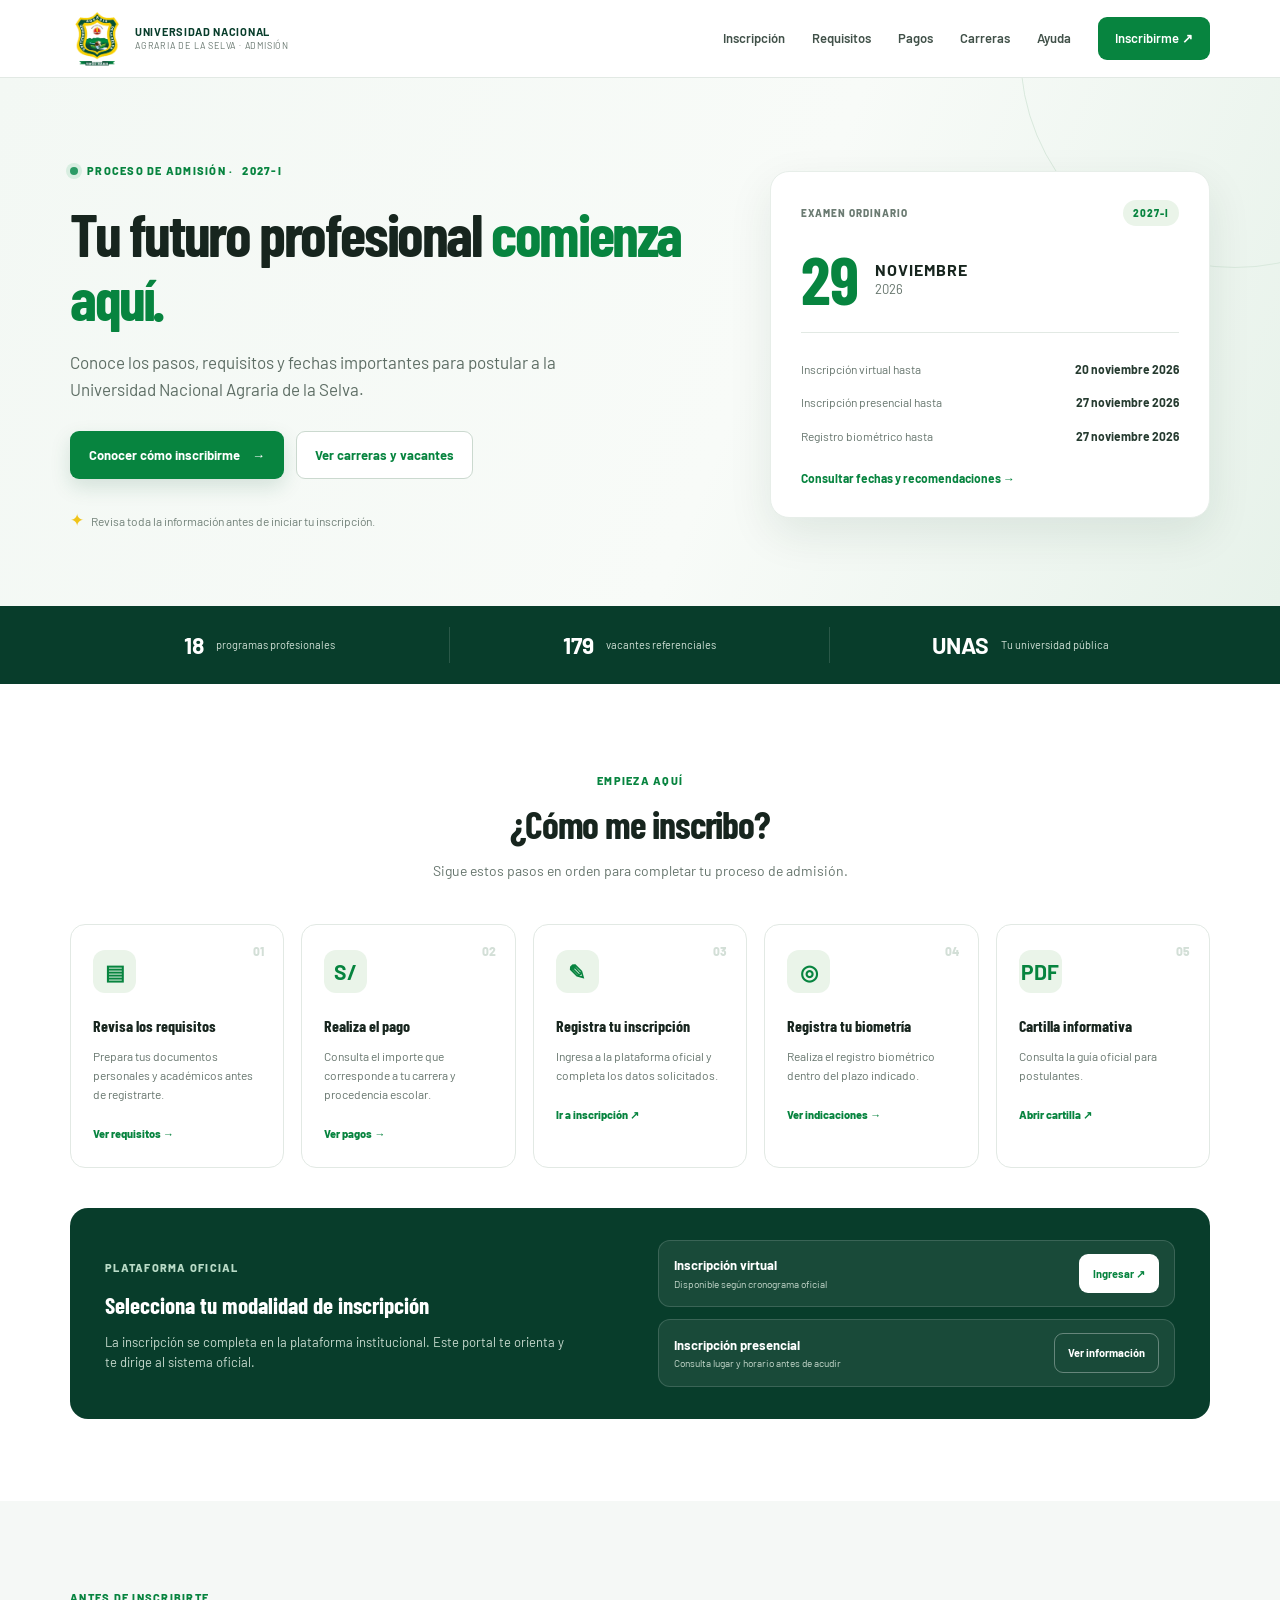
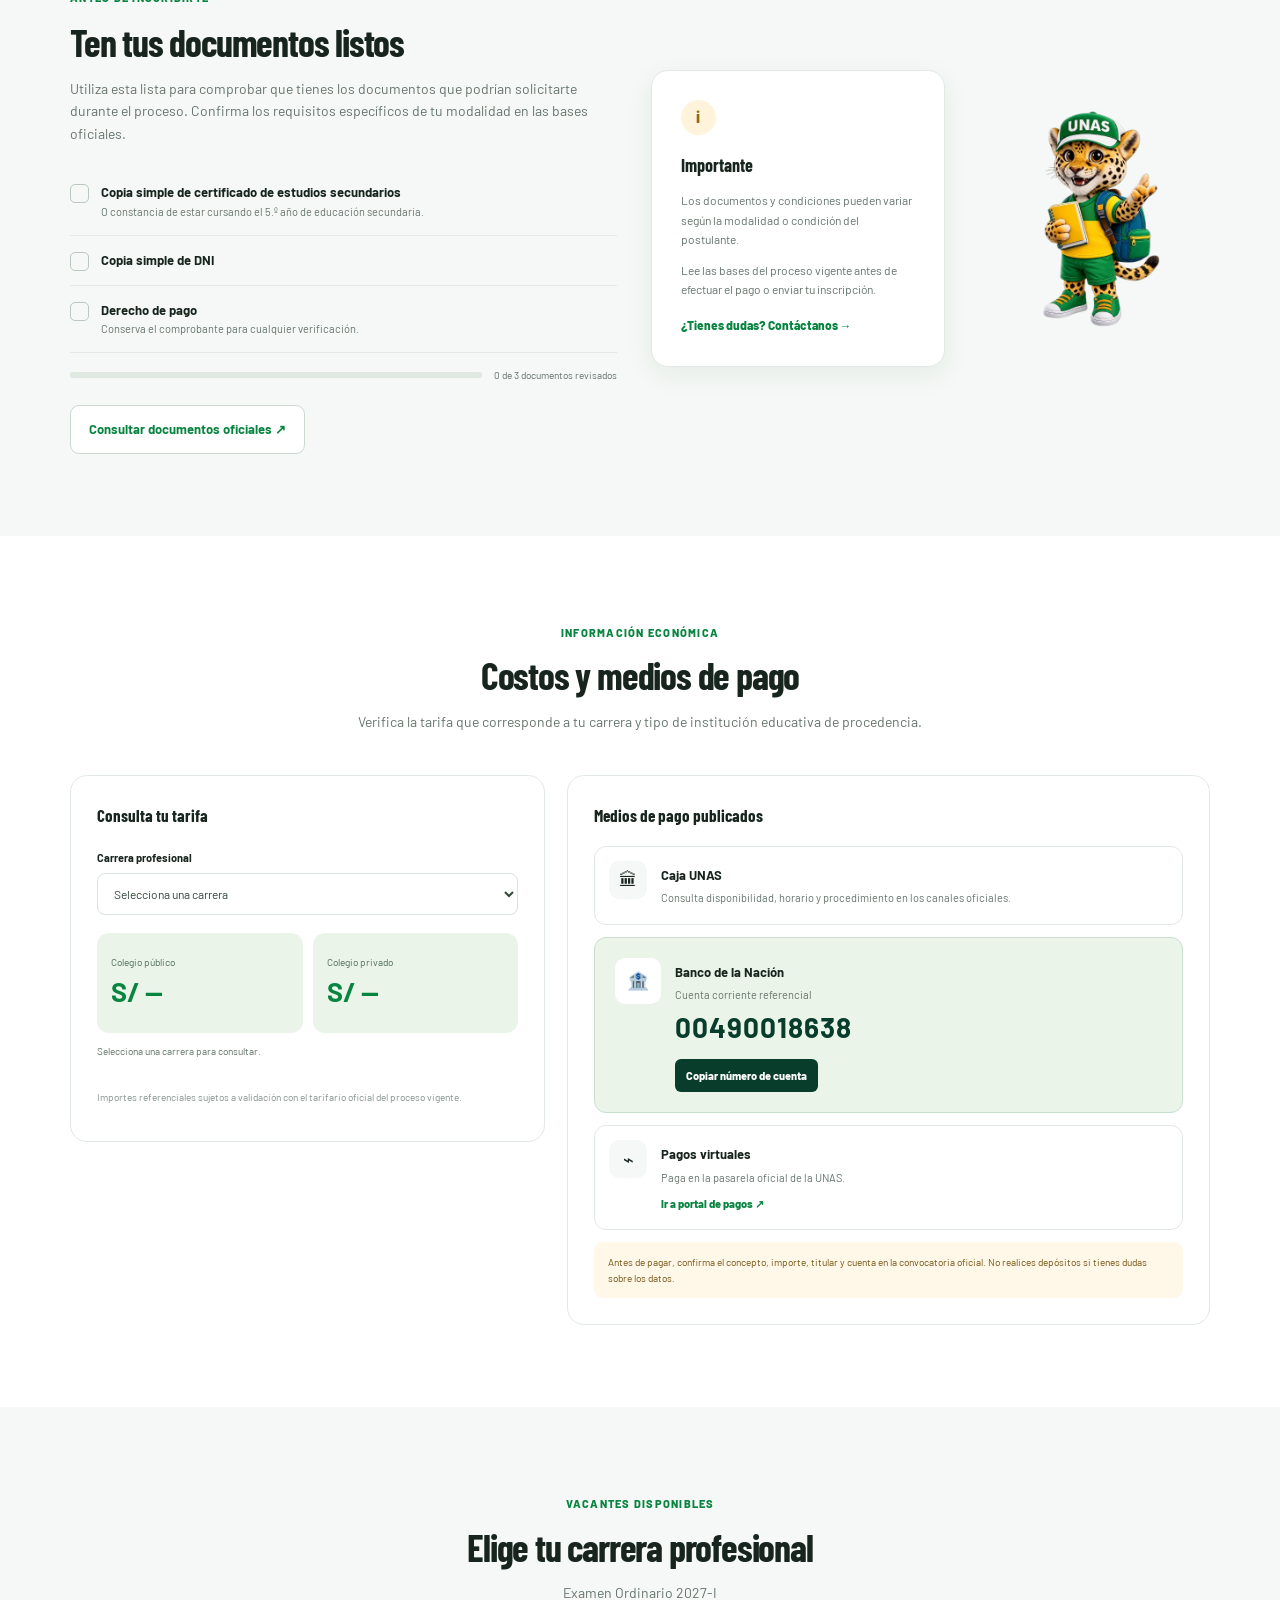
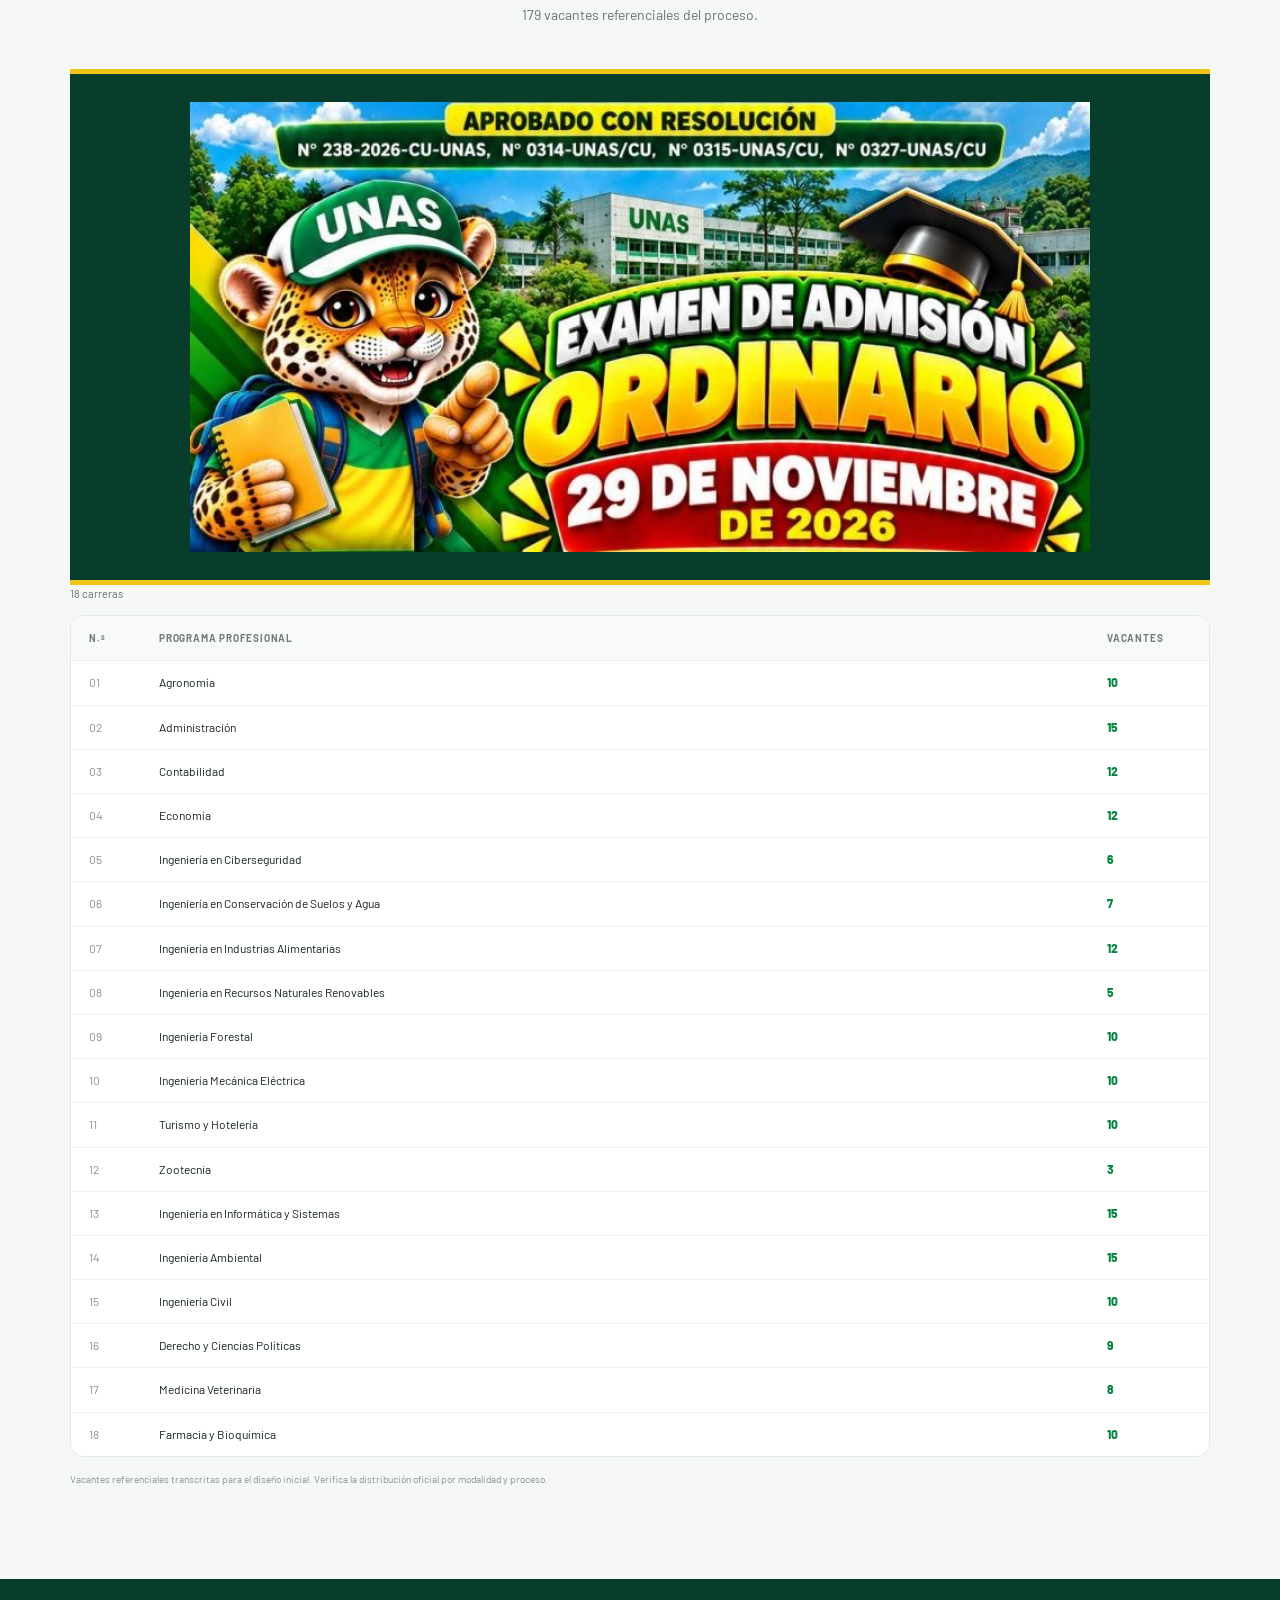
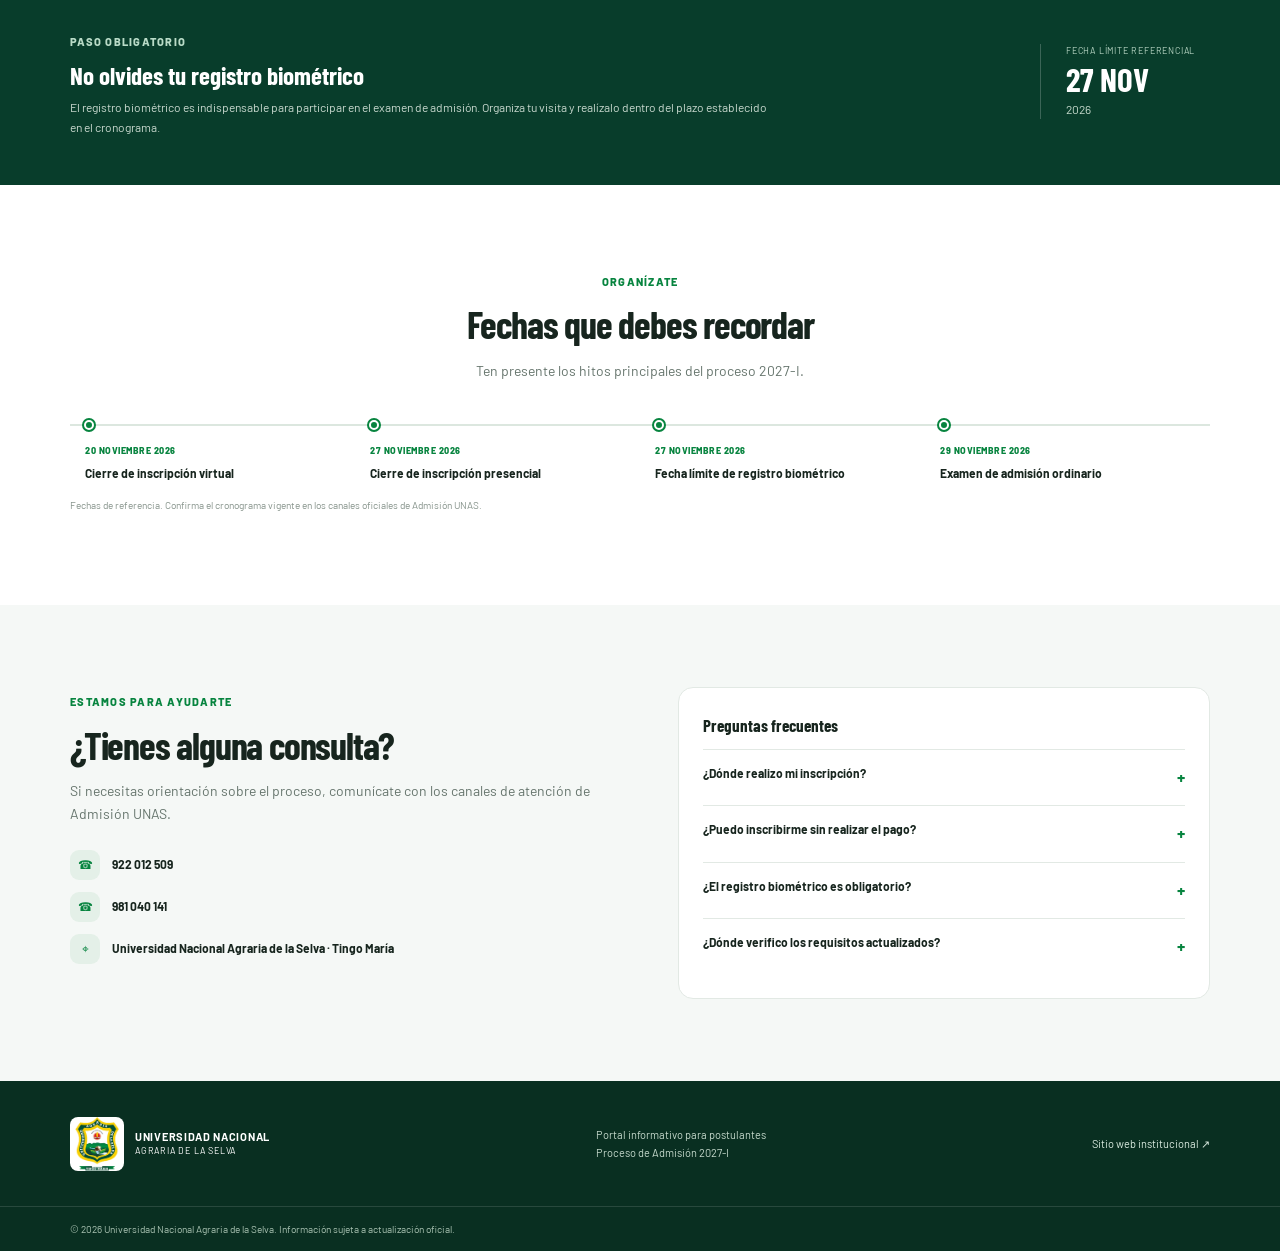
<file: admision-unas/index.html>
<!DOCTYPE html>
<html lang="es">
<head>
  <meta charset="UTF-8">
  <meta name="viewport" content="width=device-width, initial-scale=1.0">
  <meta name="description" content="Portal informativo del proceso de admisión de la Universidad Nacional Agraria de la Selva.">
  <title>Admisión UNAS | Portal del postulante</title>
  <link rel="preconnect" href="https://fonts.googleapis.com">
  <link rel="preconnect" href="https://fonts.gstatic.com" crossorigin>
  <link href="https://fonts.googleapis.com/css2?family=Barlow:wght@400;500;600;700;800&family=Barlow+Condensed:wght@600;700;800&display=swap" rel="stylesheet">
  <link rel="stylesheet" href="css/styles.css">
  <link rel="stylesheet" href="css/identity.css">
</head>
<body>
  <a class="skip-link" href="#contenido">Saltar al contenido</a>
  <header class="site-header">
    <div class="container header-inner">
      <a class="brand" href="#inicio" aria-label="Admisión UNAS, inicio">
        <img class="brand-logo" alt="Logotipo de la Universidad Nacional Agraria de la Selva" hidden>
        <span class="brand-copy"><strong>UNIVERSIDAD NACIONAL</strong><small>AGRARIA DE LA SELVA · ADMISIÓN</small></span>
      </a>
      <button class="menu-toggle" id="menuToggle" aria-label="Abrir menú" aria-expanded="false">☰</button>
      <nav class="main-nav" id="mainNav" aria-label="Navegación principal">
        <a href="#proceso">Inscripción</a>
        <a href="#requisitos">Requisitos</a>
        <a href="#pagos">Pagos</a>
        <a href="#carreras">Carreras</a>
        <a href="#ayuda">Ayuda</a>
        <a class="nav-cta" href="https://admision.unas.edu.pe/home/registration" target="_blank" rel="noopener">Inscribirme ↗</a>
      </nav>
    </div>
  </header>

  <main id="contenido">
    <section class="hero" id="inicio">
      <div class="container hero-grid">
        <div class="hero-content">
          <span class="eyebrow"><span class="live-dot"></span> PROCESO DE ADMISIÓN · <span id="processLabel">2027-I</span></span>
          <h1>Tu futuro profesional <em>comienza aquí.</em></h1>
          <p>Conoce los pasos, requisitos y fechas importantes para postular a la Universidad Nacional Agraria de la Selva.</p>
          <div class="hero-actions">
            <a class="btn btn-primary" href="#proceso">Conocer cómo inscribirme <span>→</span></a>
            <a class="btn btn-outline" href="#carreras">Ver carreras y vacantes</a>
          </div>
          <div class="hero-note"><span>✦</span> Revisa toda la información antes de iniciar tu inscripción.</div>
        </div>
        <aside class="exam-card" aria-label="Fecha del examen de admisión">
          <div class="exam-card-top"><span id="examType">EXAMEN ORDINARIO</span><span class="pill" id="examProcess">2027-I</span></div>
          <div class="exam-date"><strong id="examDay">29</strong><div><b id="examMonth">NOVIEMBRE</b><small id="examYear">2026</small></div></div>
          <div class="exam-divider"></div>
          <div class="date-row"><span>Inscripción virtual hasta</span><strong id="heroVirtualDate">20 nov. 2026</strong></div>
          <div class="date-row"><span>Inscripción presencial hasta</span><strong id="heroInPersonDate">27 nov. 2026</strong></div>
          <div class="date-row"><span>Registro biométrico hasta</span><strong id="heroBiometricDate">27 nov. 2026</strong></div>
          <a href="#fechas" class="text-link">Consultar fechas y recomendaciones →</a>
        </aside>
      </div>
      <div class="hero-decoration"></div>
    </section>
    <section class="trust-strip">
      <div class="container trust-inner">
        <div><strong>18</strong><span>programas profesionales</span></div>
        <div><strong id="vacancyTotal">179</strong><span>vacantes referenciales</span></div>
        <div><strong>UNAS</strong><span>Tu universidad pública</span></div>
      </div>
    </section>

    <section class="section" id="proceso">
      <div class="container">
        <div class="section-heading">
          <span class="eyebrow">EMPIEZA AQUÍ</span>
          <h2>¿Cómo me inscribo?</h2>
          <p>Sigue estos pasos en orden para completar tu proceso de admisión.</p>
        </div>
        <div class="steps-grid">
          <article class="step-card"><span class="step-number">01</span><div class="step-icon">▤</div><h3>Revisa los requisitos</h3><p>Prepara tus documentos personales y académicos antes de registrarte.</p><a href="#requisitos">Ver requisitos →</a></article>
          <article class="step-card"><span class="step-number">02</span><div class="step-icon">S/</div><h3>Realiza el pago</h3><p>Consulta el importe que corresponde a tu carrera y procedencia escolar.</p><a href="#pagos">Ver pagos →</a></article>
          <article class="step-card"><span class="step-number">03</span><div class="step-icon">✎</div><h3>Registra tu inscripción</h3><p>Ingresa a la plataforma oficial y completa los datos solicitados.</p><a href="https://admision.unas.edu.pe/home/registration" target="_blank" rel="noopener">Ir a inscripción ↗</a></article>
          <article class="step-card"><span class="step-number">04</span><div class="step-icon">◎</div><h3>Registra tu biometría</h3><p>Realiza el registro biométrico dentro del plazo indicado.</p><a href="#biometria">Ver indicaciones →</a></article>
          <article class="step-card"><span class="step-number">05</span><div class="step-icon">PDF</div><h3>Cartilla informativa</h3><p>Consulta la guía oficial para postulantes.</p><a href="CARTILLA%20DEL%20POSTULANTE%202027%20-%20UNAS.pdf" target="_blank" rel="noopener">Abrir cartilla ↗</a></article>
        </div>

        <div class="enroll-panel">
          <div><span class="eyebrow light">PLATAFORMA OFICIAL</span><h3>Selecciona tu modalidad de inscripción</h3><p>La inscripción se completa en la plataforma institucional. Este portal te orienta y te dirige al sistema oficial.</p></div>
          <div class="enroll-options">
            <div class="enroll-option"><div><strong>Inscripción virtual</strong><small>Disponible según cronograma oficial</small></div><a class="btn btn-white" href="https://admision.unas.edu.pe/home/registration" target="_blank" rel="noopener">Ingresar ↗</a></div>
            <div class="enroll-option"><div><strong>Inscripción presencial</strong><small>Consulta lugar y horario antes de acudir</small></div><a class="btn btn-ghost-light" href="#ayuda">Ver información</a></div>
          </div>
        </div>
      </div>
    </section>

    <section class="section section-soft" id="requisitos">
      <div class="container two-col requirements-grid">
        <div>
          <span class="eyebrow">ANTES DE INSCRIBIRTE</span>
          <h2>Ten tus documentos listos</h2>
          <p class="section-lead">Utiliza esta lista para comprobar que tienes los documentos que podrían solicitarte durante el proceso. Confirma los requisitos específicos de tu modalidad en las bases oficiales.</p>
          <div class="checklist" id="requirementsList">
            <label class="check-item"><input type="checkbox"><span class="custom-check"></span><span><strong>Copia simple de certificado de estudios secundarios</strong><small>O constancia de estar cursando el 5.º año de educación secundaria.</small></span></label>
            <label class="check-item"><input type="checkbox"><span class="custom-check"></span><span><strong>Copia simple de DNI</strong></span></label>
            <label class="check-item"><input type="checkbox"><span class="custom-check"></span><span><strong>Derecho de pago</strong><small>Conserva el comprobante para cualquier verificación.</small></span></label>
          </div>
          <div class="check-progress"><div class="progress-track"><span id="checkProgress"></span></div><small id="checkCount">0 de 4 documentos revisados</small></div>
          <a class="btn btn-outline" href="https://drive.google.com/drive/folders/1r_lJsL9ShyRpVFRjNIkZgnECcvFQfSdd" target="_blank" rel="noopener">Consultar documentos oficiales ↗</a>
        </div>
        <aside class="info-aside">
          <div class="aside-icon">i</div><h3>Importante</h3><p>Los documentos y condiciones pueden variar según la modalidad o condición del postulante.</p><p>Lee las bases del proceso vigente antes de efectuar el pago o enviar tu inscripción.</p>
          <a href="#ayuda">¿Tienes dudas? Contáctanos →</a>
        </aside>
        <div class="requirements-mascot"><img src="imagen/banner1.png" alt="Mascota de admisión UNAS"></div>
      </div>
    </section>

    <section class="section" id="pagos">
      <div class="container">
        <div class="section-heading">
          <span class="eyebrow">INFORMACIÓN ECONÓMICA</span><h2>Costos y medios de pago</h2>
          <p>Verifica la tarifa que corresponde a tu carrera y tipo de institución educativa de procedencia.</p>
        </div>
        <div class="payment-layout">
          <div class="fee-card">
            <h3>Consulta tu tarifa</h3>
            <label for="careerFee">Carrera profesional</label>
            <select id="careerFee"><option value="">Selecciona una carrera</option></select>
            <div class="fee-comparison" aria-live="polite">
              <div class="fee-result"><small>Colegio público</small><strong id="publicFee">S/ —</strong></div>
              <div class="fee-result"><small>Colegio privado</small><strong id="privateFee">S/ —</strong></div>
            </div>
            <span class="fee-note" id="feeNote">Selecciona una carrera para consultar.</span>
            <p class="fine-print">Importes referenciales sujetos a validación con el tarifario oficial del proceso vigente.</p>
          </div>
          <div class="payment-methods">
            <h3>Medios de pago publicados</h3>
            <article class="method-card"><span class="method-icon">🏛</span><div><strong>Caja UNAS</strong><p>Consulta disponibilidad, horario y procedimiento en los canales oficiales.</p></div></article>
            <article class="method-card bank-method"><span class="method-icon">🏦</span><div><strong>Banco de la Nación</strong><p>Cuenta corriente referencial</p><b class="account-number" id="bankAccount">00490018638</b><button class="copy-btn" id="copyAccount">Copiar número de cuenta</button></div></article>
            <article class="method-card"><span class="method-icon">⌁</span><div><strong>Pagos virtuales</strong><p>Paga en la pasarela oficial de la UNAS.</p><a class="payment-link" href="https://pagos.unas.edu.pe/online-pay" target="_blank" rel="noopener">Ir a portal de pagos ↗</a></div></article>
            <div class="warning-note">Antes de pagar, confirma el concepto, importe, titular y cuenta en la convocatoria oficial. No realices depósitos si tienes dudas sobre los datos.</div>
          </div>
        </div>
      </div>
    </section>

    <section class="section section-soft" id="carreras">
      <div class="container">
        <div class="section-heading">
          <span class="eyebrow">VACANTES DISPONIBLES</span><h2>Elige tu carrera profesional</h2>
          <p>Examen Ordinario 2027-I </p>
          <p>179 vacantes referenciales del proceso.</p>
        </div>
        <div class="campaign-banner" id="campaignBanner" hidden role="group" aria-label="Banner de la convocatoria">
          <img id="campaignBannerImage" alt="">
        </div>
        <div class="career-tools"><span class="result-count" id="careerCount">18 carreras</span></div>
        <div class="table-wrap"><table class="career-table"><thead><tr><th>N.º</th><th>Programa profesional</th><th>Vacantes</th></tr></thead><tbody id="careerTable"></tbody></table></div>
        <p class="fine-print">Vacantes referenciales transcritas para el diseño inicial. Verifica la distribución oficial por modalidad y proceso.</p>
      </div>
    </section>

    <section class="section biometric-section" id="biometria">
      <div class="container biometric-box">
        <div class="biometric-copy"><span class="eyebrow light">PASO OBLIGATORIO</span><h2>No olvides tu registro biométrico</h2><p>El registro biométrico es indispensable para participar en el examen de admisión. Organiza tu visita y realízalo dentro del plazo establecido en el cronograma.</p></div>
        <div class="biometric-date"><small>FECHA LÍMITE REFERENCIAL</small><strong id="biometricDay">27 NOV</strong><span id="biometricYear">2026</span></div>
      </div>
    </section>

    <section class="section" id="fechas">
      <div class="container">
        <div class="section-heading"><span class="eyebrow">ORGANÍZATE</span><h2>Fechas que debes recordar</h2><p>Ten presente los hitos principales del proceso <span id="datesProcess">2027-I</span>.</p></div>
        <div class="timeline">
          <div class="timeline-item"><span class="timeline-dot"></span><small id="virtualDate">20 NOVIEMBRE 2026</small><strong>Cierre de inscripción virtual</strong></div>
          <div class="timeline-item"><span class="timeline-dot"></span><small id="inPersonDate">27 NOVIEMBRE 2026</small><strong>Cierre de inscripción presencial</strong></div>
          <div class="timeline-item"><span class="timeline-dot"></span><small id="biometricDate">27 NOVIEMBRE 2026</small><strong>Fecha límite de registro biométrico</strong></div>
          <div class="timeline-item"><span class="timeline-dot"></span><small id="timelineExamDate">29 NOVIEMBRE 2026</small><strong id="timelineExamType">Examen de admisión ordinario</strong></div>
        </div>
        <p class="fine-print">Fechas de referencia. Confirma el cronograma vigente en los canales oficiales de Admisión UNAS.</p>
      </div>
    </section>

    <section class="section section-soft" id="ayuda">
      <div class="container help-grid">
        <div><span class="eyebrow">ESTAMOS PARA AYUDARTE</span><h2>¿Tienes alguna consulta?</h2><p class="section-lead">Si necesitas orientación sobre el proceso, comunícate con los canales de atención de Admisión UNAS.</p><div class="contact-list"><p><span>☎</span><a href="https://wa.me/51922012509" target="_blank" rel="noopener" aria-label="Contactar por WhatsApp al 922 012 509"><strong>922 012 509</strong></a></p><p><span>☎</span><a href="https://wa.me/51981040141" target="_blank" rel="noopener" aria-label="Contactar por WhatsApp al 981 040 141"><strong>981 040 141</strong></a></p><p><span>⌖</span><strong>Universidad Nacional Agraria de la Selva · Tingo María</strong></p></div></div>
        <div class="faq"><h3>Preguntas frecuentes</h3>
          <details><summary>¿Dónde realizo mi inscripción?</summary><p>La inscripción se realiza en la plataforma oficial de admisión. Este portal contiene información orientativa y te dirige al sistema institucional.</p></details>
          <details><summary>¿Puedo inscribirme sin realizar el pago?</summary><p>Revisa las bases y el procedimiento oficial. Conserva el comprobante de pago y sigue las instrucciones de la plataforma.</p></details>
          <details><summary>¿El registro biométrico es obligatorio?</summary><p>Según la información referencial de esta convocatoria, sí. Verifica las instrucciones y fechas oficiales.</p></details>
          <details><summary>¿Dónde verifico los requisitos actualizados?</summary><p>Consulta las bases y documentos publicados por la Oficina de Admisión de la UNAS.</p></details>
        </div>
      </div>
    </section>
  </main>

  <footer class="site-footer">
    <div class="container footer-main">
      <div class="brand brand-footer"><img class="brand-logo" alt="Logotipo de la Universidad Nacional Agraria de la Selva" hidden><span class="brand-copy"><strong>UNIVERSIDAD NACIONAL</strong><small>AGRARIA DE LA SELVA</small></span></div>
      <p>Portal informativo para postulantes<br>Proceso de Admisión <span id="footerProcess">2027-I</span></p>
      <a href="https://unas.edu.pe/" target="_blank" rel="noopener">Sitio web institucional ↗</a>
    </div>
    <div class="footer-bottom"><div class="container">© 2026 Universidad Nacional Agraria de la Selva. Información sujeta a actualización oficial.</div></div>
  </footer>
  <div class="mobile-cta"><a href="https://admision.unas.edu.pe/home/registration" target="_blank" rel="noopener">Ir a inscripción ↗</a></div>
  <div class="toast" id="toast" role="status" aria-live="polite"></div>
  <script src="js/data.js"></script>
  <script src="js/main.js"></script>
</body>
</html>
</file>
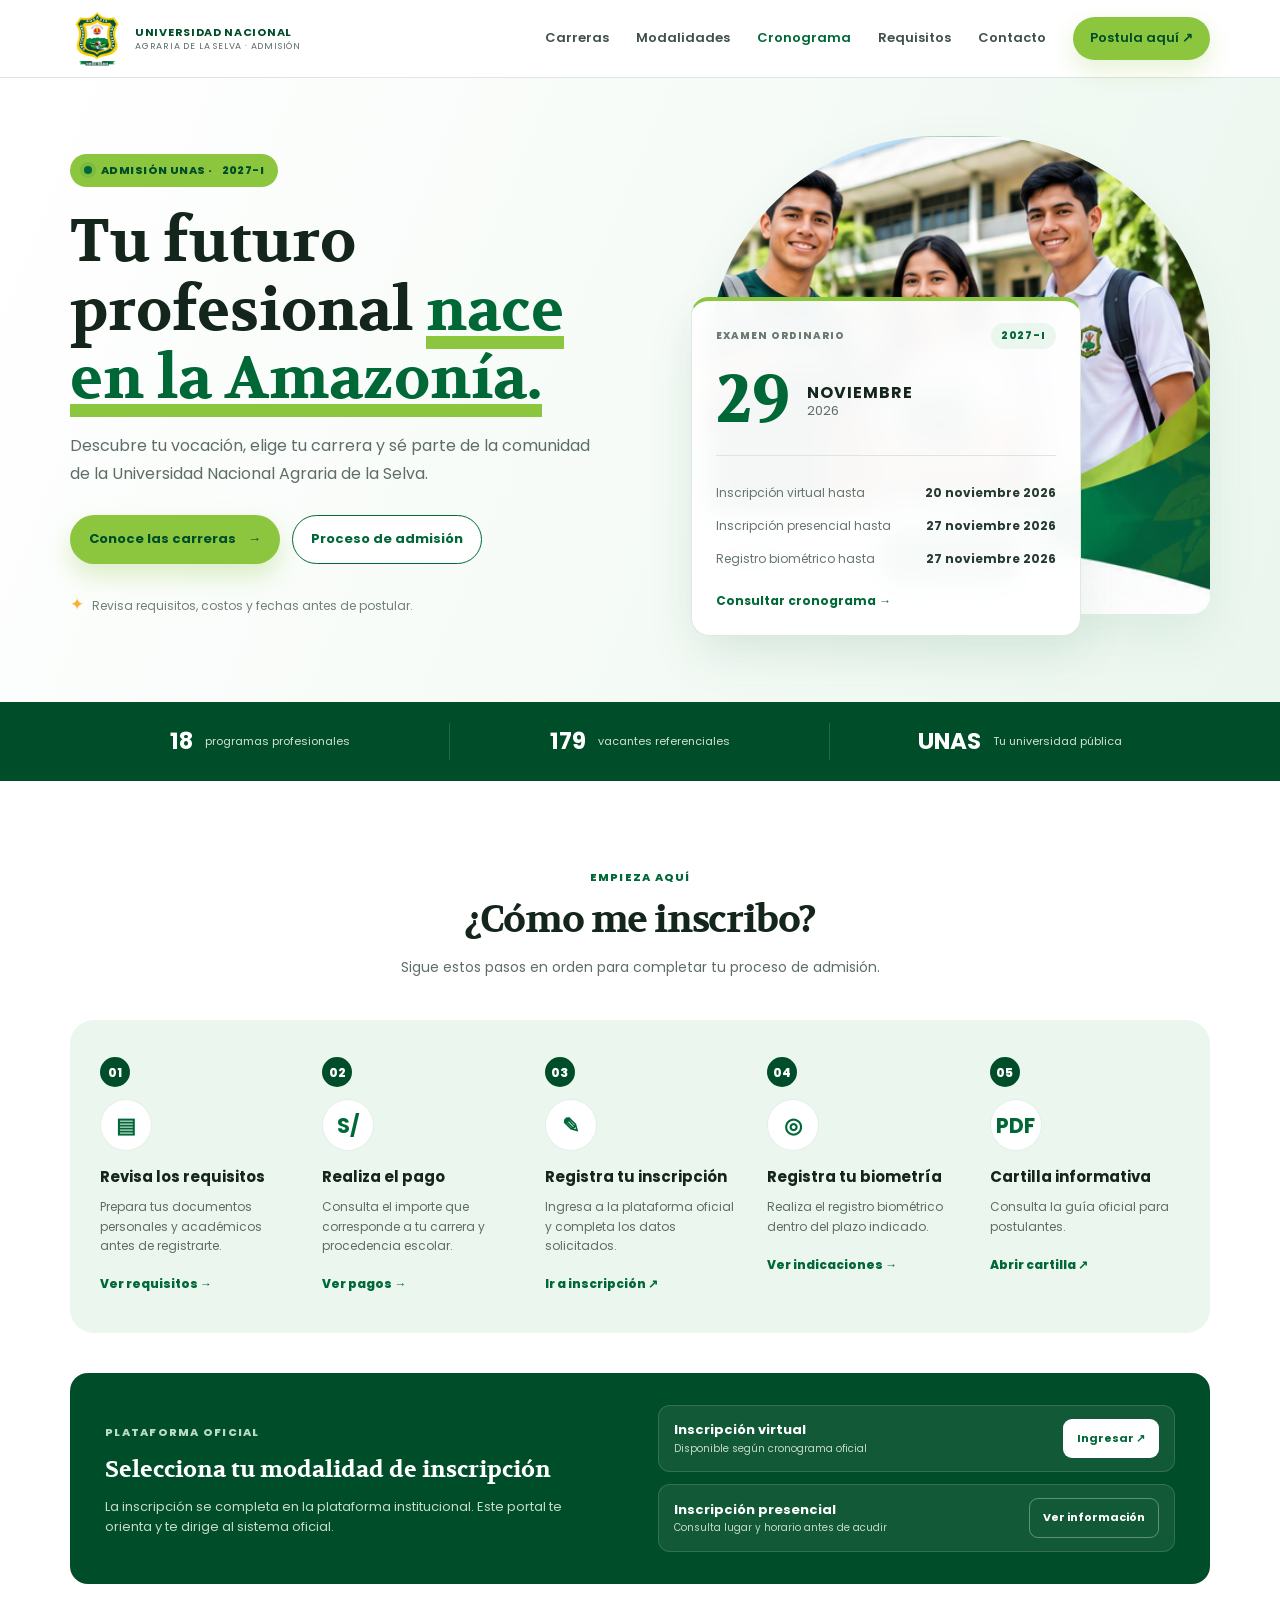
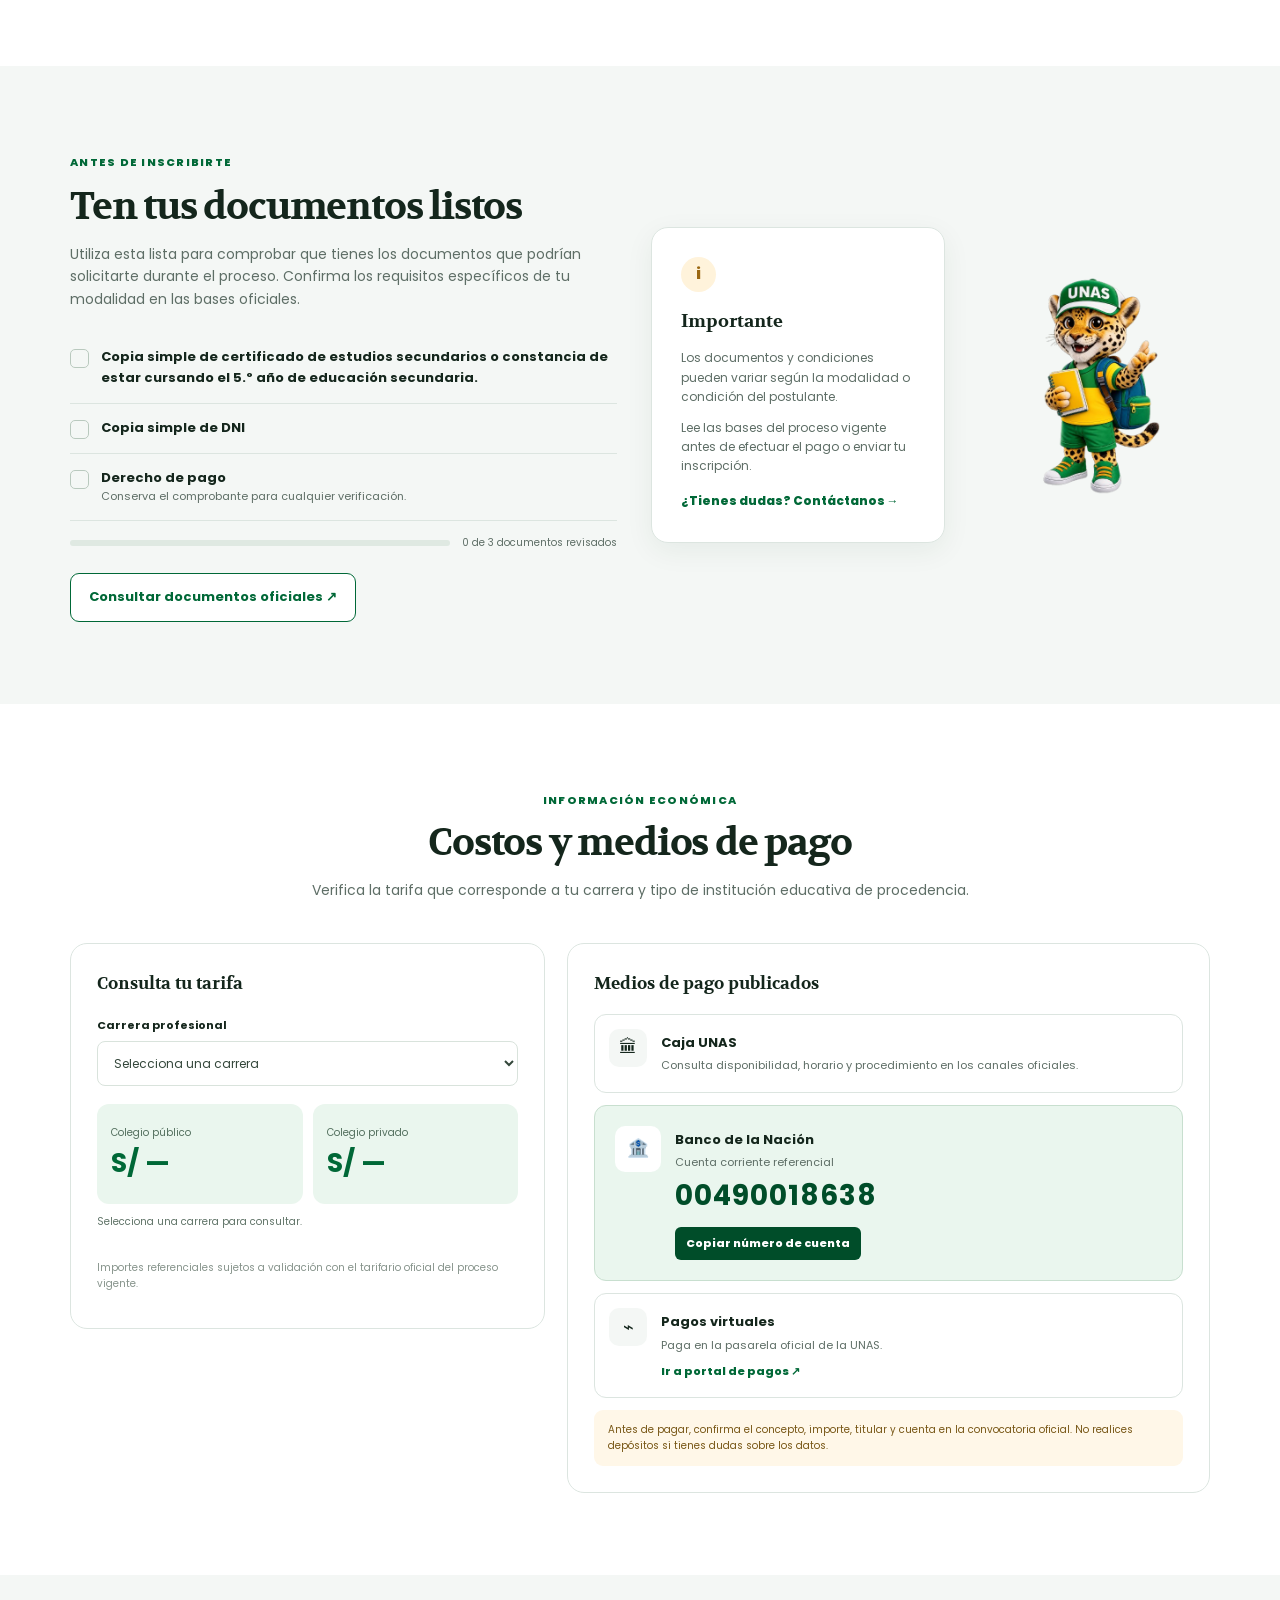
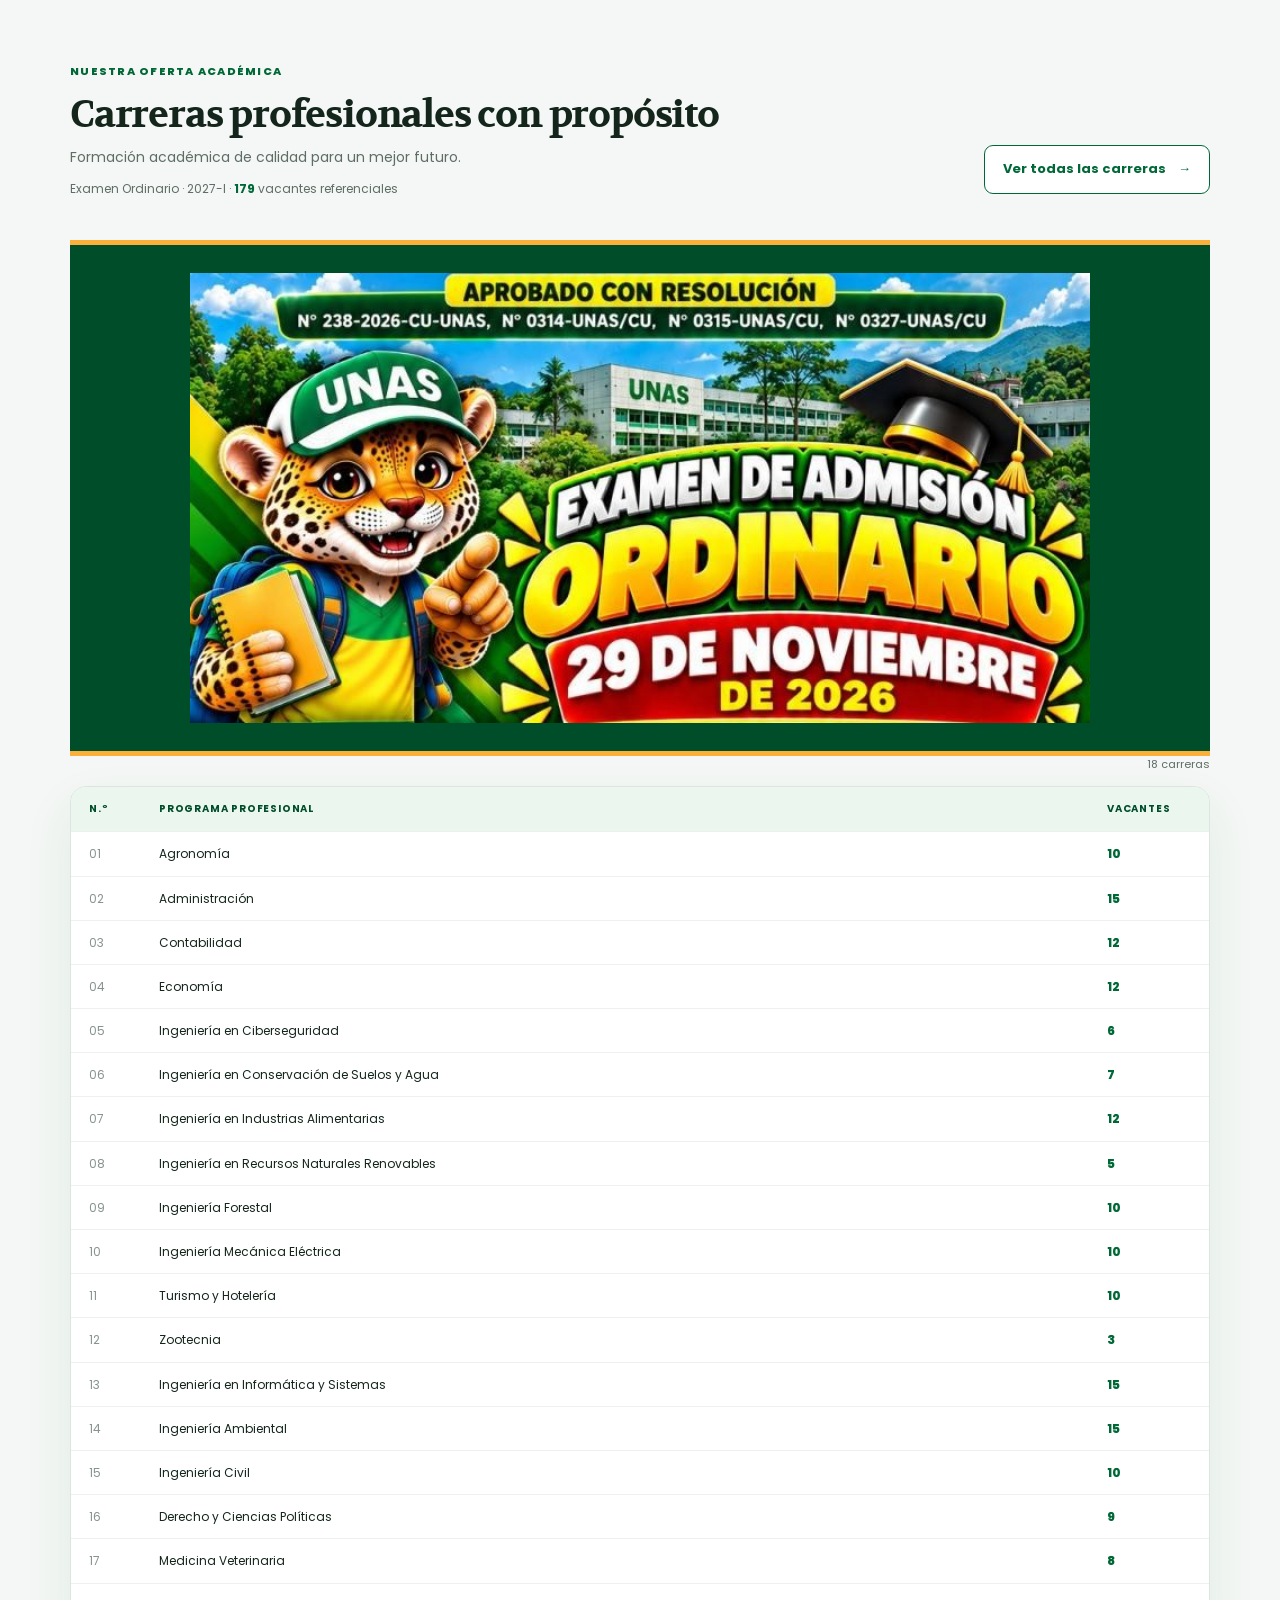
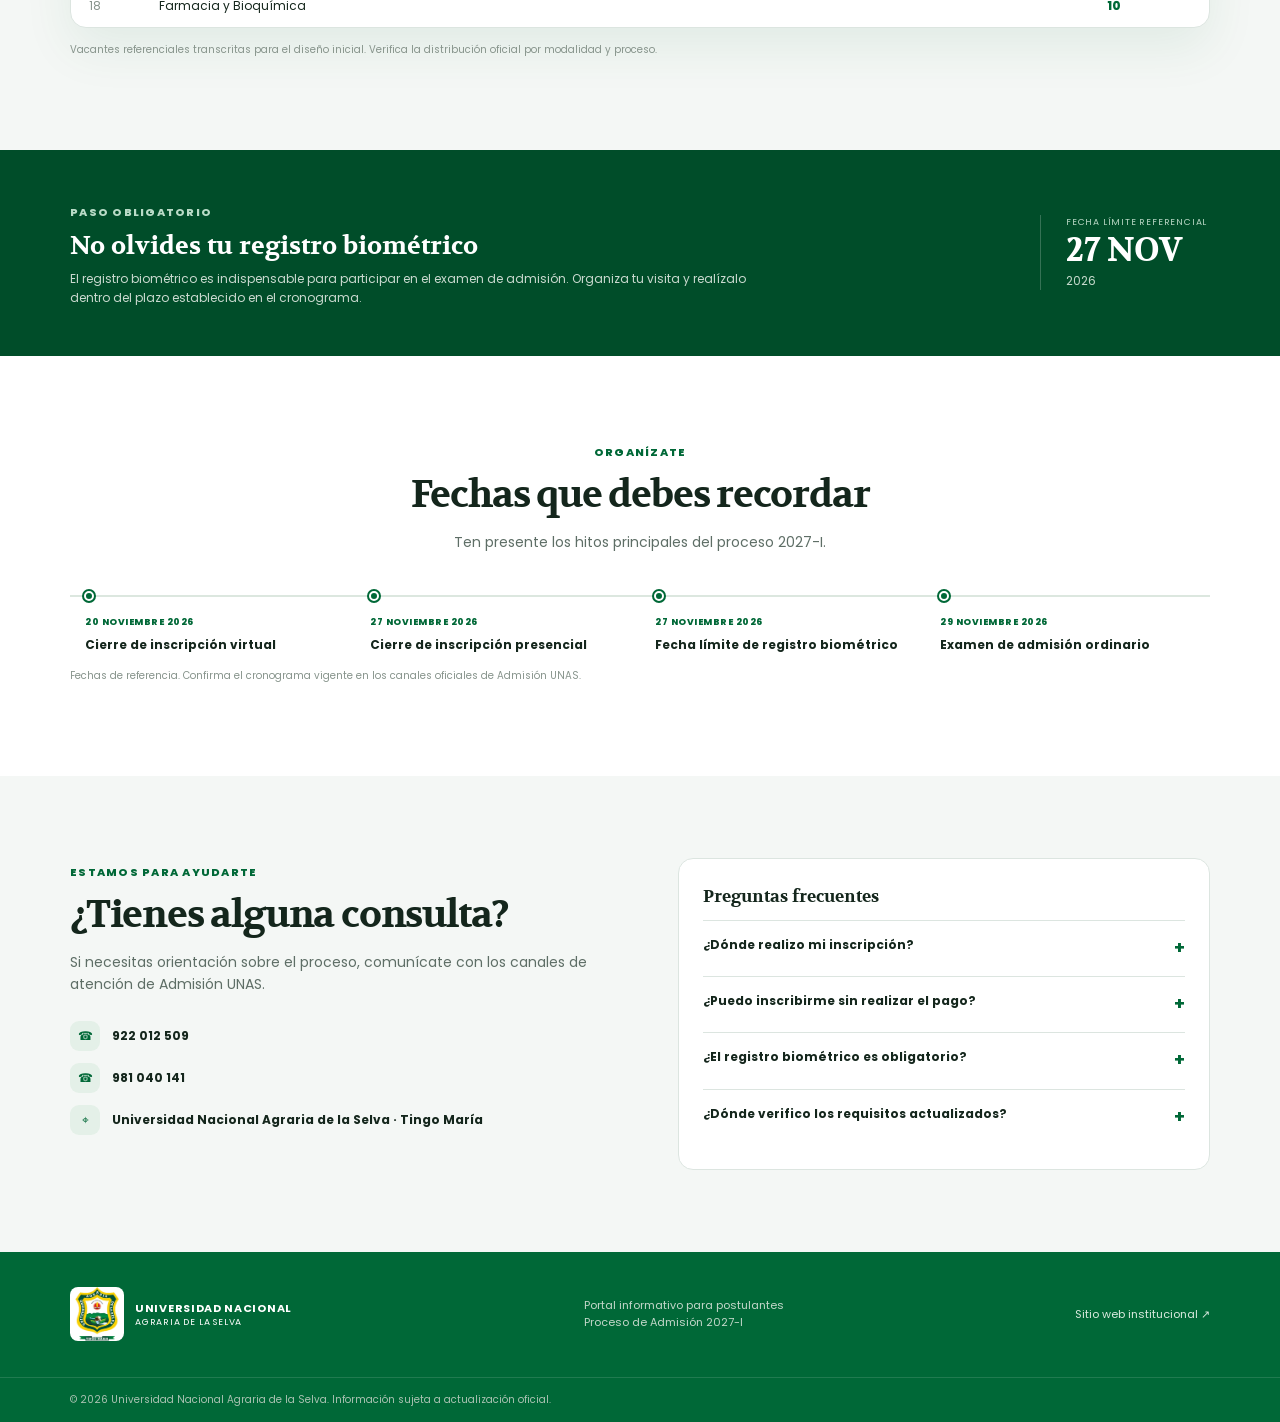
<file: admision-unas/admision-unas/index.html>
<!DOCTYPE html>
<html lang="es">
<head>
  <meta charset="UTF-8">
  <meta name="viewport" content="width=device-width, initial-scale=1.0">
  <meta name="description" content="Portal informativo del proceso de admisión de la Universidad Nacional Agraria de la Selva.">
  <title>Admisión UNAS | Portal del postulante</title>
  <link rel="preconnect" href="https://fonts.googleapis.com">
  <link rel="preconnect" href="https://fonts.gstatic.com" crossorigin>
  <link href="https://fonts.googleapis.com/css2?family=Poppins:wght@400;500;600;700;800&family=Volkhov:wght@700&display=swap" rel="stylesheet">
  <link rel="stylesheet" href="css/styles.css">
  <link rel="stylesheet" href="css/identity.css">
</head>
<body>
  <a class="skip-link" href="#contenido">Saltar al contenido</a>
  <header class="site-header">
    <div class="container header-inner">
      <a class="brand" href="#inicio" aria-label="Admisión UNAS, inicio">
        <img class="brand-logo" alt="Logotipo de la Universidad Nacional Agraria de la Selva" hidden>
        <span class="brand-copy"><strong>UNIVERSIDAD NACIONAL</strong><small>AGRARIA DE LA SELVA · ADMISIÓN</small></span>
      </a>
      <button class="menu-toggle" id="menuToggle" aria-label="Abrir menú" aria-expanded="false">☰</button>
      <nav class="main-nav" id="mainNav" aria-label="Navegación principal">
        <a href="#carreras">Carreras</a>
        <a href="#proceso">Modalidades</a>
        <a href="#fechas">Cronograma</a>
        <a href="#requisitos">Requisitos</a>
        <a href="#ayuda">Contacto</a>
        <a class="nav-cta" href="https://admision.unas.edu.pe/home/registration" target="_blank" rel="noopener">Postula aquí ↗</a>
      </nav>
    </div>
  </header>

  <main id="contenido">
    <section class="hero" id="inicio">
      <div class="container hero-grid">
        <div class="hero-content">
          <span class="eyebrow"><span class="live-dot"></span> ADMISIÓN UNAS · <span id="processLabel">2027-I</span></span>
          <h1>Tu futuro profesional <em>nace en la Amazonía.</em></h1>
          <p>Descubre tu vocación, elige tu carrera y sé parte de la comunidad de la Universidad Nacional Agraria de la Selva.</p>
          <div class="hero-actions">
            <a class="btn btn-primary" href="#carreras">Conoce las carreras <span>→</span></a>
            <a class="btn btn-outline" href="#proceso">Proceso de admisión</a>
          </div>
          <div class="hero-note"><span>✦</span> Revisa requisitos, costos y fechas antes de postular.</div>
        </div>
        <div class="hero-visual">
          <div class="hero-photo" role="img" aria-label="Estudiantes y campus de la Universidad Nacional Agraria de la Selva"></div>
          <aside class="exam-card" aria-label="Fecha del examen de admisión">
            <div class="exam-card-top"><span id="examType">EXAMEN ORDINARIO</span><span class="pill" id="examProcess">2027-I</span></div>
            <div class="exam-date"><strong id="examDay">29</strong><div><b id="examMonth">NOVIEMBRE</b><small id="examYear">2026</small></div></div>
            <div class="exam-divider"></div>
            <div class="date-row"><span>Inscripción virtual hasta</span><strong id="heroVirtualDate">20 nov. 2026</strong></div>
            <div class="date-row"><span>Inscripción presencial hasta</span><strong id="heroInPersonDate">27 nov. 2026</strong></div>
            <div class="date-row"><span>Registro biométrico hasta</span><strong id="heroBiometricDate">27 nov. 2026</strong></div>
            <a href="#fechas" class="text-link">Consultar cronograma →</a>
          </aside>
        </div>
      </div>
    </section>
    <section class="trust-strip">
      <div class="container trust-inner">
        <div><strong>18</strong><span>programas profesionales</span></div>
        <div><strong id="vacancyTotal">179</strong><span>vacantes referenciales</span></div>
        <div><strong>UNAS</strong><span>Tu universidad pública</span></div>
      </div>
    </section>

    <section class="section" id="proceso">
      <div class="container">
        <div class="section-heading">
          <span class="eyebrow">EMPIEZA AQUÍ</span>
          <h2>¿Cómo me inscribo?</h2>
          <p>Sigue estos pasos en orden para completar tu proceso de admisión.</p>
        </div>
        <div class="steps-grid">
          <article class="step-card"><span class="step-number">01</span><div class="step-icon">▤</div><h3>Revisa los requisitos</h3><p>Prepara tus documentos personales y académicos antes de registrarte.</p><a href="#requisitos">Ver requisitos →</a></article>
          <article class="step-card"><span class="step-number">02</span><div class="step-icon">S/</div><h3>Realiza el pago</h3><p>Consulta el importe que corresponde a tu carrera y procedencia escolar.</p><a href="#pagos">Ver pagos →</a></article>
          <article class="step-card"><span class="step-number">03</span><div class="step-icon">✎</div><h3>Registra tu inscripción</h3><p>Ingresa a la plataforma oficial y completa los datos solicitados.</p><a href="https://admision.unas.edu.pe/home/registration" target="_blank" rel="noopener">Ir a inscripción ↗</a></article>
          <article class="step-card"><span class="step-number">04</span><div class="step-icon">◎</div><h3>Registra tu biometría</h3><p>Realiza el registro biométrico dentro del plazo indicado.</p><a href="#biometria">Ver indicaciones →</a></article>
          <article class="step-card"><span class="step-number">05</span><div class="step-icon">PDF</div><h3>Cartilla informativa</h3><p>Consulta la guía oficial para postulantes.</p><a href="CARTILLA%20DEL%20POSTULANTE%202027%20-%20UNAS.pdf" target="_blank" rel="noopener">Abrir cartilla ↗</a></article>
        </div>

        <div class="enroll-panel">
          <div><span class="eyebrow light">PLATAFORMA OFICIAL</span><h3>Selecciona tu modalidad de inscripción</h3><p>La inscripción se completa en la plataforma institucional. Este portal te orienta y te dirige al sistema oficial.</p></div>
          <div class="enroll-options">
            <div class="enroll-option"><div><strong>Inscripción virtual</strong><small>Disponible según cronograma oficial</small></div><a class="btn btn-white" href="https://admision.unas.edu.pe/home/registration" target="_blank" rel="noopener">Ingresar ↗</a></div>
            <div class="enroll-option"><div><strong>Inscripción presencial</strong><small>Consulta lugar y horario antes de acudir</small></div><a class="btn btn-ghost-light" href="#ayuda">Ver información</a></div>
          </div>
        </div>
      </div>
    </section>

    <section class="section section-soft" id="requisitos">
      <div class="container two-col requirements-grid">
        <div>
          <span class="eyebrow">ANTES DE INSCRIBIRTE</span>
          <h2>Ten tus documentos listos</h2>
          <p class="section-lead">Utiliza esta lista para comprobar que tienes los documentos que podrían solicitarte durante el proceso. Confirma los requisitos específicos de tu modalidad en las bases oficiales.</p>
          <div class="checklist" id="requirementsList">
            <label class="check-item"><input type="checkbox"><span class="custom-check"></span><span><strong>Copia simple de certificado de estudios secundarios o constancia de estar cursando el 5.º año de educación secundaria.</strong></span></label>
            <label class="check-item"><input type="checkbox"><span class="custom-check"></span><span><strong>Copia simple de DNI</strong></span></label>
            <label class="check-item"><input type="checkbox"><span class="custom-check"></span><span><strong>Derecho de pago</strong><small>Conserva el comprobante para cualquier verificación.</small></span></label>
          </div>
          <div class="check-progress"><div class="progress-track"><span id="checkProgress"></span></div><small id="checkCount">0 de 3 documentos revisados</small></div>
          <a class="btn btn-outline" href="https://drive.google.com/drive/folders/1r_lJsL9ShyRpVFRjNIkZgnECcvFQfSdd" target="_blank" rel="noopener">Consultar documentos oficiales ↗</a>
        </div>
        <aside class="info-aside">
          <div class="aside-icon">i</div><h3>Importante</h3><p>Los documentos y condiciones pueden variar según la modalidad o condición del postulante.</p><p>Lee las bases del proceso vigente antes de efectuar el pago o enviar tu inscripción.</p>
          <a href="#ayuda">¿Tienes dudas? Contáctanos →</a>
        </aside>
        <div class="requirements-mascot"><img src="imagen/banner1.png" alt="Mascota de admisión UNAS"></div>
      </div>
    </section>

    <section class="section" id="pagos">
      <div class="container">
        <div class="section-heading">
          <span class="eyebrow">INFORMACIÓN ECONÓMICA</span><h2>Costos y medios de pago</h2>
          <p>Verifica la tarifa que corresponde a tu carrera y tipo de institución educativa de procedencia.</p>
        </div>
        <div class="payment-layout">
          <div class="fee-card">
            <h3>Consulta tu tarifa</h3>
            <label for="careerFee">Carrera profesional</label>
            <select id="careerFee"><option value="">Selecciona una carrera</option></select>
            <div class="fee-comparison" aria-live="polite">
              <div class="fee-result"><small>Colegio público</small><strong id="publicFee">S/ —</strong></div>
              <div class="fee-result"><small>Colegio privado</small><strong id="privateFee">S/ —</strong></div>
            </div>
            <span class="fee-note" id="feeNote">Selecciona una carrera para consultar.</span>
            <p class="fine-print">Importes referenciales sujetos a validación con el tarifario oficial del proceso vigente.</p>
          </div>
          <div class="payment-methods">
            <h3>Medios de pago publicados</h3>
            <article class="method-card"><span class="method-icon">🏛</span><div><strong>Caja UNAS</strong><p>Consulta disponibilidad, horario y procedimiento en los canales oficiales.</p></div></article>
            <article class="method-card bank-method"><span class="method-icon">🏦</span><div><strong>Banco de la Nación</strong><p>Cuenta corriente referencial</p><b class="account-number" id="bankAccount">00490018638</b><button class="copy-btn" id="copyAccount">Copiar número de cuenta</button></div></article>
            <article class="method-card"><span class="method-icon">⌁</span><div><strong>Pagos virtuales</strong><p>Paga en la pasarela oficial de la UNAS.</p><a class="payment-link" href="https://pagos.unas.edu.pe/online-pay" target="_blank" rel="noopener">Ir a portal de pagos ↗</a></div></article>
            <div class="warning-note">Antes de pagar, confirma el concepto, importe, titular y cuenta en la convocatoria oficial. No realices depósitos si tienes dudas sobre los datos.</div>
          </div>
        </div>
      </div>
    </section>

    <section class="section section-soft" id="carreras">
      <div class="container">
        <div class="section-heading career-heading">
          <div class="career-heading-copy">
            <span class="eyebrow">NUESTRA OFERTA ACADÉMICA</span>
            <h2>Carreras profesionales con propósito</h2>
            <p>Formación académica de calidad para un mejor futuro.</p>
            <p class="career-meta"><span id="careerExamType">Examen Ordinario</span> · <span id="careerProcess">2027-I</span> · <strong id="careerVacancyTotal">179</strong> vacantes referenciales</p>
          </div>
          <a class="btn btn-outline career-all" href="#careerTable">Ver todas las carreras <span>→</span></a>
        </div>
        <div class="campaign-banner" id="campaignBanner" hidden role="group" aria-label="Banner de la convocatoria">
          <img id="campaignBannerImage" alt="">
        </div>
        <div class="career-tools"><span class="result-count" id="careerCount">18 carreras</span></div>
        <div class="table-wrap"><table class="career-table"><thead><tr><th>N.º</th><th>Programa profesional</th><th>Vacantes</th></tr></thead><tbody id="careerTable"></tbody></table></div>
        <p class="fine-print">Vacantes referenciales transcritas para el diseño inicial. Verifica la distribución oficial por modalidad y proceso.</p>
      </div>
    </section>

    <section class="section biometric-section" id="biometria">
      <div class="container biometric-box">
        <div class="biometric-copy"><span class="eyebrow light">PASO OBLIGATORIO</span><h2>No olvides tu registro biométrico</h2><p>El registro biométrico es indispensable para participar en el examen de admisión. Organiza tu visita y realízalo dentro del plazo establecido en el cronograma.</p></div>
        <div class="biometric-date"><small>FECHA LÍMITE REFERENCIAL</small><strong id="biometricDay">27 NOV</strong><span id="biometricYear">2026</span></div>
      </div>
    </section>

    <section class="section" id="fechas">
      <div class="container">
        <div class="section-heading"><span class="eyebrow">ORGANÍZATE</span><h2>Fechas que debes recordar</h2><p>Ten presente los hitos principales del proceso <span id="datesProcess">2027-I</span>.</p></div>
        <div class="timeline">
          <div class="timeline-item"><span class="timeline-dot"></span><small id="virtualDate">20 NOVIEMBRE 2026</small><strong>Cierre de inscripción virtual</strong></div>
          <div class="timeline-item"><span class="timeline-dot"></span><small id="inPersonDate">27 NOVIEMBRE 2026</small><strong>Cierre de inscripción presencial</strong></div>
          <div class="timeline-item"><span class="timeline-dot"></span><small id="biometricDate">27 NOVIEMBRE 2026</small><strong>Fecha límite de registro biométrico</strong></div>
          <div class="timeline-item"><span class="timeline-dot"></span><small id="timelineExamDate">29 NOVIEMBRE 2026</small><strong id="timelineExamType">Examen de admisión ordinario</strong></div>
        </div>
        <p class="fine-print">Fechas de referencia. Confirma el cronograma vigente en los canales oficiales de Admisión UNAS.</p>
      </div>
    </section>

    <section class="section section-soft" id="ayuda">
      <div class="container help-grid">
        <div><span class="eyebrow">ESTAMOS PARA AYUDARTE</span><h2>¿Tienes alguna consulta?</h2><p class="section-lead">Si necesitas orientación sobre el proceso, comunícate con los canales de atención de Admisión UNAS.</p><div class="contact-list"><p><span>☎</span><a href="https://wa.me/51922012509" target="_blank" rel="noopener" aria-label="Contactar por WhatsApp al 922 012 509"><strong>922 012 509</strong></a></p><p><span>☎</span><a href="https://wa.me/51981040141" target="_blank" rel="noopener" aria-label="Contactar por WhatsApp al 981 040 141"><strong>981 040 141</strong></a></p><p><span>⌖</span><strong>Universidad Nacional Agraria de la Selva · Tingo María</strong></p></div></div>
        <div class="faq"><h3>Preguntas frecuentes</h3>
          <details><summary>¿Dónde realizo mi inscripción?</summary><p>La inscripción se realiza en la plataforma oficial de admisión. Este portal contiene información orientativa y te dirige al sistema institucional.</p></details>
          <details><summary>¿Puedo inscribirme sin realizar el pago?</summary><p>Revisa las bases y el procedimiento oficial. Conserva el comprobante de pago y sigue las instrucciones de la plataforma.</p></details>
          <details><summary>¿El registro biométrico es obligatorio?</summary><p>Según la información referencial de esta convocatoria, sí. Verifica las instrucciones y fechas oficiales.</p></details>
          <details><summary>¿Dónde verifico los requisitos actualizados?</summary><p>Consulta las bases y documentos publicados por la Oficina de Admisión de la UNAS.</p></details>
        </div>
      </div>
    </section>
  </main>

  <footer class="site-footer">
    <div class="container footer-main">
      <div class="brand brand-footer"><img class="brand-logo" alt="Logotipo de la Universidad Nacional Agraria de la Selva" hidden><span class="brand-copy"><strong>UNIVERSIDAD NACIONAL</strong><small>AGRARIA DE LA SELVA</small></span></div>
      <p>Portal informativo para postulantes<br>Proceso de Admisión <span id="footerProcess">2027-I</span></p>
      <a href="https://unas.edu.pe/" target="_blank" rel="noopener">Sitio web institucional ↗</a>
    </div>
    <div class="footer-bottom"><div class="container">© 2026 Universidad Nacional Agraria de la Selva. Información sujeta a actualización oficial.</div></div>
  </footer>
  <div class="mobile-cta"><a href="https://admision.unas.edu.pe/home/registration" target="_blank" rel="noopener">Ir a inscripción ↗</a></div>
  <div class="toast" id="toast" role="status" aria-live="polite"></div>
  <script src="js/data.js"></script>
  <script src="js/main.js"></script>
</body>
</html>
</file>
<file: admision-unas/css/styles.css>
@import url('https://fonts.googleapis.com/css2?family=Inter:wght@400;500;600;700;800&display=swap');
:root{--green:#00B800;--green-dark:#0d402d;--green-mid:#1d7650;--green-soft:#e8f3ec;--ink:#17251e;--muted:#66756d;--line:#e2e9e4;--surface:#f5f8f6;--white:#fff;--amber:#d99b2b;--shadow:0 16px 45px rgba(16,55,37,.09);--radius:18px}
*{box-sizing:border-box}html{scroll-behavior:smooth;scroll-padding-top:90px}body{margin:0;font-family:Inter,Arial,sans-serif;color:var(--ink);line-height:1.6;background:#fff}a{color:inherit;text-decoration:none}button,input,select{font:inherit}.container{width:min(1140px,calc(100% - 44px));margin:auto}.skip-link{position:absolute;left:-999px;top:8px;background:#fff;padding:10px;z-index:99}.skip-link:focus{left:8px}.site-header{height:78px;background:#fff;border-bottom:1px solid var(--line);position:sticky;top:0;z-index:20}.header-inner{height:100%;display:flex;align-items:center;justify-content:space-between}.brand{display:flex;align-items:center;gap:11px}.brand-mark{width:48px;height:48px;border-radius:12px;background:var(--green);display:grid;place-items:center;color:#fff;font-weight:800;font-size:14px;letter-spacing:.4px}.brand-copy{display:flex;flex-direction:column;line-height:1.35}.brand-copy strong{font-size:11px;letter-spacing:.7px;color:var(--green-dark)}.brand-copy small{font-size:9px;letter-spacing:.8px;color:var(--muted)}.main-nav{display:flex;align-items:center;gap:27px;font-size:13px;font-weight:600;color:#415149}.main-nav a:hover{color:var(--green)}.main-nav .nav-cta{background:var(--green);color:#fff;padding:11px 17px;border-radius:9px}.menu-toggle{display:none;border:0;background:none;font-size:25px;color:var(--green)}
.hero{position:relative;overflow:hidden;background:linear-gradient(112deg,#f3f8f4 0%,#f8fbf8 58%,#e7f2ea 100%);padding:78px 0 72px}.hero-grid{display:grid;grid-template-columns:1.15fr .85fr;gap:70px;align-items:center;position:relative;z-index:1}.eyebrow{display:inline-flex;align-items:center;gap:9px;color:var(--green);font-size:11px;font-weight:800;letter-spacing:1.25px}.live-dot{width:8px;height:8px;border-radius:50%;background:#2b9b65;box-shadow:0 0 0 4px #d8eee1}.hero h1{font-size:clamp(39px,5vw,60px);line-height:1.08;letter-spacing:-2.4px;margin:19px 0 19px;max-width:650px}.hero h1 em{font-style:normal;color:var(--green)}.hero-content>p{font-size:17px;color:#5e6e65;max-width:550px;margin:0 0 27px}.hero-actions{display:flex;gap:12px;flex-wrap:wrap}.btn{display:inline-flex;align-items:center;justify-content:center;gap:12px;padding:13px 18px;border-radius:9px;font-size:13px;font-weight:700;transition:.2s;border:1px solid transparent}.btn:hover{transform:translateY(-2px)}.btn-primary{background:var(--green);color:#fff;box-shadow:0 8px 20px #145b3b26}.btn-outline{border-color:#cbd9cf;color:var(--green);background:#fff}.hero-note{margin-top:27px;color:#718078;font-size:12px}.hero-note span{color:var(--amber);font-size:17px;margin-right:5px}.exam-card{background:#fff;padding:28px 30px;border:1px solid #e7eee9;border-radius:19px;box-shadow:var(--shadow);max-width:440px;width:100%;justify-self:end}.exam-card-top{display:flex;justify-content:space-between;align-items:center;color:#6b7b72;font-size:10px;font-weight:800;letter-spacing:1px}.pill{background:var(--green-soft);color:var(--green);padding:5px 10px;border-radius:30px}.exam-date{display:flex;align-items:center;gap:16px;margin:19px 0}.exam-date>strong{font-size:67px;line-height:1;color:var(--green);letter-spacing:-4px}.exam-date div{display:flex;flex-direction:column;line-height:1.3}.exam-date b{font-size:16px;letter-spacing:1px}.exam-date small{font-size:13px;color:var(--muted)}.exam-divider{height:1px;background:var(--line);margin:20px 0}.date-row{display:flex;justify-content:space-between;gap:10px;font-size:12px;padding:7px 0;color:#66756d}.date-row strong{color:#263b30;font-size:12px}.text-link{display:inline-block;margin-top:16px;color:var(--green);font-size:12px;font-weight:700}.hero-decoration{position:absolute;width:430px;height:430px;border:1px solid #d9e9dd;border-radius:50%;right:-170px;top:-240px}
.trust-strip{background:var(--green-dark);color:#fff}.trust-inner{display:grid;grid-template-columns:repeat(3,1fr);padding:21px 0}.trust-inner>div{display:flex;align-items:center;justify-content:center;gap:12px;border-right:1px solid #ffffff24}.trust-inner>div:last-child{border:0}.trust-inner strong{font-size:23px}.trust-inner span{font-size:11px;color:#d1e1d7}
.section{padding:82px 0}.section-soft{background:var(--surface)}.section-heading{text-align:center;max-width:660px;margin:0 auto 42px}.section-heading h2,.two-col h2,.help-grid h2{font-size:clamp(28px,3vw,38px);line-height:1.2;letter-spacing:-1.2px;margin:10px 0 12px}.section-heading p,.section-lead{color:var(--muted);font-size:14px;margin:0}.steps-grid{display:grid;grid-template-columns:repeat(4,1fr);gap:17px}.step-card{position:relative;padding:25px 22px 22px;border:1px solid var(--line);border-radius:15px;background:#fff;min-height:235px}.step-number{position:absolute;right:19px;top:17px;color:#d3dfd7;font-size:12px;font-weight:800}.step-icon{width:43px;height:43px;border-radius:12px;background:var(--green-soft);color:var(--green);display:grid;place-items:center;font-size:21px;font-weight:700;margin-bottom:20px}.step-card h3{font-size:16px;margin:0 0 8px}.step-card p{font-size:12px;color:var(--muted);margin:0 0 15px}.step-card>a{font-size:11px;color:var(--green);font-weight:800}.enroll-panel{margin-top:40px;padding:32px 35px;border-radius:18px;background:var(--green-dark);color:#fff;display:grid;grid-template-columns:1fr 1fr;gap:35px;align-items:center}.eyebrow.light{color:#b9dbc7}.enroll-panel h3{font-size:23px;margin:8px 0}.enroll-panel p{font-size:13px;color:#c6d9cd;margin:0;max-width:470px}.enroll-options{display:grid;gap:12px}.enroll-option{display:flex;align-items:center;justify-content:space-between;gap:15px;background:#ffffff12;border:1px solid #ffffff25;border-radius:12px;padding:13px 15px}.enroll-option div{display:flex;flex-direction:column}.enroll-option strong{font-size:13px}.enroll-option small{font-size:10px;color:#c5d8cc}.btn-white{background:#fff;color:var(--green);padding:10px 13px;font-size:11px;white-space:nowrap}.btn-ghost-light{border-color:#ffffff55;color:#fff;padding:10px 13px;font-size:11px;white-space:nowrap}
.two-col{display:grid;grid-template-columns:1.3fr .7fr;gap:70px;align-items:center}.two-col h2{margin-top:12px}.section-lead{max-width:650px;margin-bottom:23px}.checklist{display:grid;gap:0;margin:22px 0 14px}.check-item{display:flex;align-items:flex-start;gap:12px;padding:14px 0;border-bottom:1px solid var(--line);cursor:pointer}.check-item input{position:absolute;opacity:0}.custom-check{flex:0 0 19px;height:19px;border:1.5px solid #b9c9be;border-radius:5px;margin-top:2px;position:relative}.check-item input:checked+.custom-check{background:var(--green);border-color:var(--green)}.check-item input:checked+.custom-check:after{content:"✓";position:absolute;color:white;font-size:13px;left:3px;top:-1px}.check-item input:focus-visible+.custom-check{outline:3px solid #9dc9ad}.check-item span:last-child{display:flex;flex-direction:column}.check-item strong{font-size:13px}.check-item small{font-size:11px;color:var(--muted)}.check-progress{display:flex;align-items:center;gap:12px;margin-bottom:22px}.progress-track{height:6px;background:#dfe9e2;border-radius:10px;overflow:hidden;flex:1}.progress-track span{display:block;width:0;height:100%;background:var(--green);transition:.2s}.check-progress small{font-size:10px;color:var(--muted);white-space:nowrap}.info-aside{background:#fff;border:1px solid var(--line);border-radius:17px;padding:29px;box-shadow:0 8px 28px #123e2510}.aside-icon{width:35px;height:35px;border-radius:50%;display:grid;place-items:center;background:#fff3db;color:#9b6812;font-weight:800}.info-aside h3{font-size:18px;margin:16px 0 8px}.info-aside p{font-size:12px;color:var(--muted)}.info-aside a{font-size:12px;color:var(--green);font-weight:800}
.payment-layout{display:grid;grid-template-columns:.85fr 1.15fr;gap:22px;align-items:start}.fee-card,.payment-methods{background:#fff;border:1px solid var(--line);border-radius:17px;padding:26px}.fee-card h3,.payment-methods h3{margin:0 0 19px;font-size:17px}.fee-card label{display:block;font-size:11px;font-weight:700;margin:14px 0 7px}.fee-card select{width:100%;padding:12px;border:1px solid #d9e3dc;border-radius:8px;background:#fff;color:#34473b;font-size:12px}.fee-result{margin-top:19px;padding:19px;border-radius:12px;background:var(--green-soft);display:flex;flex-direction:column}.fee-result small{font-size:10px;color:#54705f}.fee-result strong{font-size:32px;color:var(--green);letter-spacing:-1px}.fee-result span{font-size:10px;color:#607468}.fine-print{font-size:10px;color:#87948c;margin-top:14px}.payment-methods{display:grid;gap:12px}.payment-methods h3{margin-bottom:4px}.method-card{display:flex;gap:14px;padding:14px;border:1px solid var(--line);border-radius:12px}.method-icon{width:38px;height:38px;border-radius:10px;background:var(--surface);display:grid;place-items:center;font-size:18px;flex-shrink:0}.method-card strong{font-size:13px}.method-card p{font-size:11px;color:var(--muted);margin:3px 0}.copy-btn{border:0;background:none;padding:3px 0;color:var(--green);font-size:10px;font-weight:800;cursor:pointer}.warning-note{padding:12px 14px;border-radius:9px;background:#fff7e8;color:#785716;font-size:10px}
.career-tools{display:flex;align-items:center;justify-content:space-between;margin-bottom:13px}.search-box{display:flex;align-items:center;gap:9px;border:1px solid var(--line);background:#fff;border-radius:9px;padding:0 13px;width:min(370px,100%)}.search-box span{font-size:22px;color:#8b9a91}.search-box input{border:0;outline:0;padding:12px 0;width:100%;font-size:12px}.result-count{font-size:11px;color:var(--muted)}.table-wrap{overflow-x:auto;border:1px solid var(--line);border-radius:13px;background:#fff}.career-table{width:100%;border-collapse:collapse;text-align:left}.career-table th{font-size:10px;text-transform:uppercase;letter-spacing:.8px;color:#718077;background:#f7faf8;padding:14px 18px}.career-table td{font-size:12px;padding:12px 18px;border-top:1px solid #edf1ee}.career-table td:first-child{color:#87948c;width:70px}.career-table td:last-child{font-weight:800;color:var(--green);width:120px}.career-table tbody tr:hover{background:#f8fbf9}
.biometric-section{background:var(--green-dark);padding:48px 0}.biometric-box{display:grid;grid-template-columns:70px 1fr 170px;gap:25px;align-items:center;color:#fff}.biometric-symbol{width:62px;height:62px;border:1px solid #ffffff4a;border-radius:17px;display:grid;place-items:center;font-size:35px;color:#c6e4d1}.biometric-copy h2{font-size:25px;line-height:1.2;margin:8px 0}.biometric-copy p{font-size:12px;color:#c9d9cf;max-width:700px;margin:0}.biometric-date{border-left:1px solid #ffffff35;padding-left:25px;display:flex;flex-direction:column}.biometric-date small{font-size:9px;letter-spacing:.8px;color:#b7d5c3}.biometric-date strong{font-size:33px;line-height:1.25}.biometric-date span{font-size:12px;color:#c4d9cb}
.timeline{display:grid;grid-template-columns:repeat(4,1fr);gap:0;margin-top:35px}.timeline-item{border-top:2px solid #dce7df;padding:18px 15px 0;position:relative;display:flex;flex-direction:column;gap:5px}.timeline-dot{position:absolute;top:-6px;left:14px;width:10px;height:10px;background:var(--green);border:2px solid #fff;box-shadow:0 0 0 2px var(--green);border-radius:50%}.timeline-item small{font-size:9px;color:var(--green);font-weight:800;letter-spacing:.5px}.timeline-item strong{font-size:12px}
.help-grid{display:grid;grid-template-columns:1fr 1fr;gap:75px;align-items:start}.contact-list{margin-top:25px}.contact-list p{display:flex;gap:12px;align-items:center;font-size:12px}.contact-list span{width:30px;height:30px;border-radius:9px;background:#e4f0e8;color:var(--green);display:grid;place-items:center}.faq{background:#fff;border:1px solid var(--line);border-radius:15px;padding:24px}.faq h3{font-size:17px;margin:0 0 10px}.faq details{border-top:1px solid var(--line);padding:14px 0}.faq summary{font-size:12px;font-weight:700;cursor:pointer;list-style:none;display:flex;justify-content:space-between;gap:12px}.faq summary:after{content:"+";color:var(--green);font-size:17px}.faq details[open] summary:after{content:"−"}.faq details p{font-size:11px;color:var(--muted);margin:10px 0 0}
.site-footer{background:#092f21;color:#fff}.footer-main{display:flex;align-items:center;justify-content:space-between;padding:34px 0}.brand-footer .brand-mark{background:#fff;color:var(--green)}.brand-footer .brand-copy strong,.brand-footer .brand-copy small{color:#fff}.footer-main>p{font-size:11px;color:#c3d7ca}.footer-main>a{font-size:11px;color:#d9eadf}.footer-bottom{border-top:1px solid #ffffff20;padding:14px 0;color:#a9c2b2;font-size:10px}.mobile-cta{display:none}.toast{position:fixed;bottom:24px;left:50%;transform:translate(-50%,20px);opacity:0;background:#183d2b;color:#fff;padding:11px 17px;border-radius:9px;font-size:12px;z-index:50;transition:.2s;pointer-events:none}.toast.show{opacity:1;transform:translate(-50%,0)}
@media(max-width:900px){.main-nav{gap:15px}.hero-grid{gap:35px}.steps-grid{grid-template-columns:repeat(2,1fr)}.two-col{gap:35px}.enroll-panel{grid-template-columns:1fr}.payment-layout{grid-template-columns:1fr}.help-grid{gap:35px}}
@media(max-width:680px){.container{width:min(100% - 32px,540px)}.site-header{height:68px}.brand-mark{width:42px;height:42px}.menu-toggle{display:block}.main-nav{display:none;position:absolute;top:68px;left:0;right:0;background:#fff;padding:16px 22px 22px;border-bottom:1px solid var(--line);box-shadow:0 15px 20px #183d2b12;flex-direction:column;align-items:stretch;gap:0}.main-nav.open{display:flex}.main-nav a{padding:12px 0;border-bottom:1px solid #eff3f0}.main-nav .nav-cta{margin-top:12px;text-align:center;padding:12px}.hero{padding:54px 0 45px}.hero-grid{grid-template-columns:1fr;gap:32px}.hero h1{font-size:42px;letter-spacing:-1.8px}.hero-content>p{font-size:14px}.exam-card{justify-self:stretch;max-width:none;padding:23px}.trust-inner{padding:17px 0}.trust-inner>div{flex-direction:column;gap:0;text-align:center}.trust-inner strong{font-size:18px}.trust-inner span{font-size:9px}.section{padding:60px 0}.section-heading{margin-bottom:30px}.steps-grid{grid-template-columns:1fr 1fr;gap:10px}.step-card{padding:18px 15px;min-height:220px}.step-card h3{font-size:14px}.step-card p{font-size:11px}.enroll-panel{padding:24px 20px}.enroll-option{align-items:flex-start;flex-direction:column}.two-col{grid-template-columns:1fr;gap:30px}.info-aside{padding:23px}.fee-card,.payment-methods{padding:20px}.biometric-box{grid-template-columns:48px 1fr;gap:15px}.biometric-symbol{width:46px;height:46px;font-size:27px}.biometric-copy h2{font-size:20px}.biometric-date{grid-column:2;border-left:0;border-top:1px solid #ffffff35;padding:13px 0 0;flex-direction:row;align-items:center;gap:10px}.biometric-date strong{font-size:22px}.timeline{grid-template-columns:1fr 1fr;row-gap:25px}.timeline-item{min-height:65px}.help-grid{grid-template-columns:1fr;gap:30px}.footer-main{align-items:flex-start;flex-direction:column;gap:16px}.mobile-cta{display:block;position:fixed;bottom:0;left:0;right:0;padding:10px 16px calc(10px + env(safe-area-inset-bottom));background:#fff;border-top:1px solid var(--line);z-index:19}.mobile-cta a{display:block;text-align:center;background:var(--green);color:#fff;border-radius:9px;padding:12px;font-size:13px;font-weight:700}.toast{bottom:82px}}
@media(max-width:390px){.steps-grid{grid-template-columns:1fr}.hero h1{font-size:37px}.date-row{font-size:10px}.date-row strong{font-size:10px}.timeline{grid-template-columns:1fr}}
.fee-comparison{display:grid;grid-template-columns:repeat(2,minmax(0,1fr));gap:10px;margin-top:18px}.fee-comparison .fee-result{justify-content:center;min-width:0;min-height:100px;margin:0;padding:14px}.fee-comparison .fee-result strong{font-size:clamp(20px,2.4vw,27px);overflow-wrap:anywhere;letter-spacing:0}.fee-note{display:block;min-height:32px;margin-top:10px;color:#607468;font-size:10px}.bank-method{padding:20px;background:var(--green-soft);border-color:#c8dfcf}.bank-method .method-icon{width:46px;height:46px;background:#fff}.account-number{display:block;margin:7px 0;color:var(--green-dark);font-size:clamp(21px,2.5vw,28px);line-height:1.2;letter-spacing:1px;overflow-wrap:anywhere}.bank-method .copy-btn{margin-top:7px;padding:8px 11px;border-radius:6px;background:var(--green-dark);color:#fff;font-size:11px}.payment-link{display:inline-block;margin-top:5px;color:var(--green);font-size:11px;font-weight:800}.campaign-banner{padding:16px 0;background:var(--surface)}.campaign-banner img{display:block;width:100%;max-height:250px;object-fit:contain}.brand-logo{width:54px;height:54px;object-fit:contain}.brand-footer .brand-logo{background:#fff;border-radius:8px}@media(max-width:680px){.fee-comparison{gap:7px}.fee-comparison .fee-result{padding:12px 9px;min-height:90px}.fee-comparison .fee-result strong{font-size:20px}.bank-method{padding:16px}.brand-logo{width:46px;height:46px}}
</file>
<file: admision-unas/css/identity.css>
:root {
  --green: #07843f;
  --green-dark: #083d2b;
  --green-mid: #16834a;
  --green-soft: #eaf4e9;
  --amber: #f0c419;
}

body {
  font-family: "Barlow", Arial, sans-serif;
}

h1,
h2,
h3,
.exam-date > strong,
.biometric-date strong {
  font-family: "Barlow Condensed", "Barlow", sans-serif;
  letter-spacing: 0;
}

.steps-grid {
  grid-template-columns: repeat(5, minmax(0, 1fr));
}

.contact-list a {
  text-decoration: underline;
  text-decoration-color: transparent;
  text-underline-offset: 3px;
  transition: color .2s, text-decoration-color .2s;
}

.contact-list a:hover,
.contact-list a:focus-visible {
  color: var(--green);
  text-decoration-color: currentColor;
}

.campaign-banner {
  padding: 28px 0;
  background: var(--green-dark);
  border-top: 5px solid var(--amber);
  border-bottom: 5px solid var(--amber);
  display: flex;
  justify-content: center;
}

.campaign-banner img {
  display: block;
  width: min(100%, 900px);
  max-height: none;
  height: auto;
  object-fit: contain;
}

.requirements-grid {
  grid-template-columns: minmax(0, 1.3fr) minmax(0, .7fr) minmax(180px, .55fr);
  gap: 34px;
}

.requirements-mascot {
  width: min(100%, 220px);
  aspect-ratio: 1;
  align-self: center;
  justify-self: center;
  display: grid;
  place-items: center;
}

.requirements-mascot img {
  display: block;
  width: 100%;
  height: auto;
  object-fit: contain;
}

.biometric-box {
  grid-template-columns: minmax(0, 1fr) 170px;
}

@media (max-width: 900px) {
  .steps-grid {
    grid-template-columns: repeat(2, minmax(0, 1fr));
  }

  .requirements-grid {
    grid-template-columns: minmax(0, 1.15fr) minmax(0, .85fr);
  }

  .requirements-mascot {
    grid-column: 1 / -1;
    width: 180px;
  }

  .biometric-box {
    grid-template-columns: minmax(0, 1fr) 150px;
  }
}

@media (max-width: 680px) {
  .campaign-banner {
    padding: 14px 0;
  }

  .requirements-grid {
    grid-template-columns: 1fr;
  }

  .requirements-mascot {
    grid-column: 1;
    width: 150px;
  }

  .biometric-box {
    grid-template-columns: 1fr;
  }

  .biometric-date {
    grid-column: 1;
  }
}

@media (max-width: 390px) {
  .steps-grid {
    grid-template-columns: 1fr;
  }
}
</file>
<file: admision-unas/admision-unas/css/styles.css>
@import url('https://fonts.googleapis.com/css2?family=Inter:wght@400;500;600;700;800&display=swap');
:root{--green:#00B800;--green-dark:#0d402d;--green-mid:#1d7650;--green-soft:#e8f3ec;--ink:#17251e;--muted:#66756d;--line:#e2e9e4;--surface:#f5f8f6;--white:#fff;--amber:#d99b2b;--shadow:0 16px 45px rgba(16,55,37,.09);--radius:18px}
*{box-sizing:border-box}html{scroll-behavior:smooth;scroll-padding-top:90px}body{margin:0;font-family:Inter,Arial,sans-serif;color:var(--ink);line-height:1.6;background:#fff}a{color:inherit;text-decoration:none}button,input,select{font:inherit}.container{width:min(1140px,calc(100% - 44px));margin:auto}.skip-link{position:absolute;left:-999px;top:8px;background:#fff;padding:10px;z-index:99}.skip-link:focus{left:8px}.site-header{height:78px;background:#fff;border-bottom:1px solid var(--line);position:sticky;top:0;z-index:20}.header-inner{height:100%;display:flex;align-items:center;justify-content:space-between}.brand{display:flex;align-items:center;gap:11px}.brand-mark{width:48px;height:48px;border-radius:12px;background:var(--green);display:grid;place-items:center;color:#fff;font-weight:800;font-size:14px;letter-spacing:.4px}.brand-copy{display:flex;flex-direction:column;line-height:1.35}.brand-copy strong{font-size:11px;letter-spacing:.7px;color:var(--green-dark)}.brand-copy small{font-size:9px;letter-spacing:.8px;color:var(--muted)}.main-nav{display:flex;align-items:center;gap:27px;font-size:13px;font-weight:600;color:#415149}.main-nav a:hover{color:var(--green)}.main-nav .nav-cta{background:var(--green);color:#fff;padding:11px 17px;border-radius:9px}.menu-toggle{display:none;border:0;background:none;font-size:25px;color:var(--green)}
.hero{position:relative;overflow:hidden;background:linear-gradient(112deg,#f3f8f4 0%,#f8fbf8 58%,#e7f2ea 100%);padding:78px 0 72px}.hero-grid{display:grid;grid-template-columns:1.15fr .85fr;gap:70px;align-items:center;position:relative;z-index:1}.eyebrow{display:inline-flex;align-items:center;gap:9px;color:var(--green);font-size:11px;font-weight:800;letter-spacing:1.25px}.live-dot{width:8px;height:8px;border-radius:50%;background:#2b9b65;box-shadow:0 0 0 4px #d8eee1}.hero h1{font-size:clamp(39px,5vw,60px);line-height:1.08;letter-spacing:-2.4px;margin:19px 0 19px;max-width:650px}.hero h1 em{font-style:normal;color:var(--green)}.hero-content>p{font-size:17px;color:#5e6e65;max-width:550px;margin:0 0 27px}.hero-actions{display:flex;gap:12px;flex-wrap:wrap}.btn{display:inline-flex;align-items:center;justify-content:center;gap:12px;padding:13px 18px;border-radius:9px;font-size:13px;font-weight:700;transition:.2s;border:1px solid transparent}.btn:hover{transform:translateY(-2px)}.btn-primary{background:var(--green);color:#fff;box-shadow:0 8px 20px #145b3b26}.btn-outline{border-color:#cbd9cf;color:var(--green);background:#fff}.hero-note{margin-top:27px;color:#718078;font-size:12px}.hero-note span{color:var(--amber);font-size:17px;margin-right:5px}.exam-card{background:#fff;padding:28px 30px;border:1px solid #e7eee9;border-radius:19px;box-shadow:var(--shadow);max-width:440px;width:100%;justify-self:end}.exam-card-top{display:flex;justify-content:space-between;align-items:center;color:#6b7b72;font-size:10px;font-weight:800;letter-spacing:1px}.pill{background:var(--green-soft);color:var(--green);padding:5px 10px;border-radius:30px}.exam-date{display:flex;align-items:center;gap:16px;margin:19px 0}.exam-date>strong{font-size:67px;line-height:1;color:var(--green);letter-spacing:-4px}.exam-date div{display:flex;flex-direction:column;line-height:1.3}.exam-date b{font-size:16px;letter-spacing:1px}.exam-date small{font-size:13px;color:var(--muted)}.exam-divider{height:1px;background:var(--line);margin:20px 0}.date-row{display:flex;justify-content:space-between;gap:10px;font-size:12px;padding:7px 0;color:#66756d}.date-row strong{color:#263b30;font-size:12px}.text-link{display:inline-block;margin-top:16px;color:var(--green);font-size:12px;font-weight:700}.hero-decoration{position:absolute;width:430px;height:430px;border:1px solid #d9e9dd;border-radius:50%;right:-170px;top:-240px}
.trust-strip{background:var(--green-dark);color:#fff}.trust-inner{display:grid;grid-template-columns:repeat(3,1fr);padding:21px 0}.trust-inner>div{display:flex;align-items:center;justify-content:center;gap:12px;border-right:1px solid #ffffff24}.trust-inner>div:last-child{border:0}.trust-inner strong{font-size:23px}.trust-inner span{font-size:11px;color:#d1e1d7}
.section{padding:82px 0}.section-soft{background:var(--surface)}.section-heading{text-align:center;max-width:660px;margin:0 auto 42px}.section-heading h2,.two-col h2,.help-grid h2{font-size:clamp(28px,3vw,38px);line-height:1.2;letter-spacing:-1.2px;margin:10px 0 12px}.section-heading p,.section-lead{color:var(--muted);font-size:14px;margin:0}.steps-grid{display:grid;grid-template-columns:repeat(4,1fr);gap:17px}.step-card{position:relative;padding:25px 22px 22px;border:1px solid var(--line);border-radius:15px;background:#fff;min-height:235px}.step-number{position:absolute;right:19px;top:17px;color:#d3dfd7;font-size:12px;font-weight:800}.step-icon{width:43px;height:43px;border-radius:12px;background:var(--green-soft);color:var(--green);display:grid;place-items:center;font-size:21px;font-weight:700;margin-bottom:20px}.step-card h3{font-size:16px;margin:0 0 8px}.step-card p{font-size:12px;color:var(--muted);margin:0 0 15px}.step-card>a{font-size:11px;color:var(--green);font-weight:800}.enroll-panel{margin-top:40px;padding:32px 35px;border-radius:18px;background:var(--green-dark);color:#fff;display:grid;grid-template-columns:1fr 1fr;gap:35px;align-items:center}.eyebrow.light{color:#b9dbc7}.enroll-panel h3{font-size:23px;margin:8px 0}.enroll-panel p{font-size:13px;color:#c6d9cd;margin:0;max-width:470px}.enroll-options{display:grid;gap:12px}.enroll-option{display:flex;align-items:center;justify-content:space-between;gap:15px;background:#ffffff12;border:1px solid #ffffff25;border-radius:12px;padding:13px 15px}.enroll-option div{display:flex;flex-direction:column}.enroll-option strong{font-size:13px}.enroll-option small{font-size:10px;color:#c5d8cc}.btn-white{background:#fff;color:var(--green);padding:10px 13px;font-size:11px;white-space:nowrap}.btn-ghost-light{border-color:#ffffff55;color:#fff;padding:10px 13px;font-size:11px;white-space:nowrap}
.two-col{display:grid;grid-template-columns:1.3fr .7fr;gap:70px;align-items:center}.two-col h2{margin-top:12px}.section-lead{max-width:650px;margin-bottom:23px}.checklist{display:grid;gap:0;margin:22px 0 14px}.check-item{display:flex;align-items:flex-start;gap:12px;padding:14px 0;border-bottom:1px solid var(--line);cursor:pointer}.check-item input{position:absolute;opacity:0}.custom-check{flex:0 0 19px;height:19px;border:1.5px solid #b9c9be;border-radius:5px;margin-top:2px;position:relative}.check-item input:checked+.custom-check{background:var(--green);border-color:var(--green)}.check-item input:checked+.custom-check:after{content:"✓";position:absolute;color:white;font-size:13px;left:3px;top:-1px}.check-item input:focus-visible+.custom-check{outline:3px solid #9dc9ad}.check-item span:last-child{display:flex;flex-direction:column}.check-item strong{font-size:13px}.check-item small{font-size:11px;color:var(--muted)}.check-progress{display:flex;align-items:center;gap:12px;margin-bottom:22px}.progress-track{height:6px;background:#dfe9e2;border-radius:10px;overflow:hidden;flex:1}.progress-track span{display:block;width:0;height:100%;background:var(--green);transition:.2s}.check-progress small{font-size:10px;color:var(--muted);white-space:nowrap}.info-aside{background:#fff;border:1px solid var(--line);border-radius:17px;padding:29px;box-shadow:0 8px 28px #123e2510}.aside-icon{width:35px;height:35px;border-radius:50%;display:grid;place-items:center;background:#fff3db;color:#9b6812;font-weight:800}.info-aside h3{font-size:18px;margin:16px 0 8px}.info-aside p{font-size:12px;color:var(--muted)}.info-aside a{font-size:12px;color:var(--green);font-weight:800}
.payment-layout{display:grid;grid-template-columns:.85fr 1.15fr;gap:22px;align-items:start}.fee-card,.payment-methods{background:#fff;border:1px solid var(--line);border-radius:17px;padding:26px}.fee-card h3,.payment-methods h3{margin:0 0 19px;font-size:17px}.fee-card label{display:block;font-size:11px;font-weight:700;margin:14px 0 7px}.fee-card select{width:100%;padding:12px;border:1px solid #d9e3dc;border-radius:8px;background:#fff;color:#34473b;font-size:12px}.fee-result{margin-top:19px;padding:19px;border-radius:12px;background:var(--green-soft);display:flex;flex-direction:column}.fee-result small{font-size:10px;color:#54705f}.fee-result strong{font-size:32px;color:var(--green);letter-spacing:-1px}.fee-result span{font-size:10px;color:#607468}.fine-print{font-size:10px;color:#87948c;margin-top:14px}.payment-methods{display:grid;gap:12px}.payment-methods h3{margin-bottom:4px}.method-card{display:flex;gap:14px;padding:14px;border:1px solid var(--line);border-radius:12px}.method-icon{width:38px;height:38px;border-radius:10px;background:var(--surface);display:grid;place-items:center;font-size:18px;flex-shrink:0}.method-card strong{font-size:13px}.method-card p{font-size:11px;color:var(--muted);margin:3px 0}.copy-btn{border:0;background:none;padding:3px 0;color:var(--green);font-size:10px;font-weight:800;cursor:pointer}.warning-note{padding:12px 14px;border-radius:9px;background:#fff7e8;color:#785716;font-size:10px}
.career-tools{display:flex;align-items:center;justify-content:space-between;margin-bottom:13px}.search-box{display:flex;align-items:center;gap:9px;border:1px solid var(--line);background:#fff;border-radius:9px;padding:0 13px;width:min(370px,100%)}.search-box span{font-size:22px;color:#8b9a91}.search-box input{border:0;outline:0;padding:12px 0;width:100%;font-size:12px}.result-count{font-size:11px;color:var(--muted)}.table-wrap{overflow-x:auto;border:1px solid var(--line);border-radius:13px;background:#fff}.career-table{width:100%;border-collapse:collapse;text-align:left}.career-table th{font-size:10px;text-transform:uppercase;letter-spacing:.8px;color:#718077;background:#f7faf8;padding:14px 18px}.career-table td{font-size:12px;padding:12px 18px;border-top:1px solid #edf1ee}.career-table td:first-child{color:#87948c;width:70px}.career-table td:last-child{font-weight:800;color:var(--green);width:120px}.career-table tbody tr:hover{background:#f8fbf9}
.biometric-section{background:var(--green-dark);padding:48px 0}.biometric-box{display:grid;grid-template-columns:70px 1fr 170px;gap:25px;align-items:center;color:#fff}.biometric-symbol{width:62px;height:62px;border:1px solid #ffffff4a;border-radius:17px;display:grid;place-items:center;font-size:35px;color:#c6e4d1}.biometric-copy h2{font-size:25px;line-height:1.2;margin:8px 0}.biometric-copy p{font-size:12px;color:#c9d9cf;max-width:700px;margin:0}.biometric-date{border-left:1px solid #ffffff35;padding-left:25px;display:flex;flex-direction:column}.biometric-date small{font-size:9px;letter-spacing:.8px;color:#b7d5c3}.biometric-date strong{font-size:33px;line-height:1.25}.biometric-date span{font-size:12px;color:#c4d9cb}
.timeline{display:grid;grid-template-columns:repeat(4,1fr);gap:0;margin-top:35px}.timeline-item{border-top:2px solid #dce7df;padding:18px 15px 0;position:relative;display:flex;flex-direction:column;gap:5px}.timeline-dot{position:absolute;top:-6px;left:14px;width:10px;height:10px;background:var(--green);border:2px solid #fff;box-shadow:0 0 0 2px var(--green);border-radius:50%}.timeline-item small{font-size:9px;color:var(--green);font-weight:800;letter-spacing:.5px}.timeline-item strong{font-size:12px}
.help-grid{display:grid;grid-template-columns:1fr 1fr;gap:75px;align-items:start}.contact-list{margin-top:25px}.contact-list p{display:flex;gap:12px;align-items:center;font-size:12px}.contact-list span{width:30px;height:30px;border-radius:9px;background:#e4f0e8;color:var(--green);display:grid;place-items:center}.faq{background:#fff;border:1px solid var(--line);border-radius:15px;padding:24px}.faq h3{font-size:17px;margin:0 0 10px}.faq details{border-top:1px solid var(--line);padding:14px 0}.faq summary{font-size:12px;font-weight:700;cursor:pointer;list-style:none;display:flex;justify-content:space-between;gap:12px}.faq summary:after{content:"+";color:var(--green);font-size:17px}.faq details[open] summary:after{content:"−"}.faq details p{font-size:11px;color:var(--muted);margin:10px 0 0}
.site-footer{background:#092f21;color:#fff}.footer-main{display:flex;align-items:center;justify-content:space-between;padding:34px 0}.brand-footer .brand-mark{background:#fff;color:var(--green)}.brand-footer .brand-copy strong,.brand-footer .brand-copy small{color:#fff}.footer-main>p{font-size:11px;color:#c3d7ca}.footer-main>a{font-size:11px;color:#d9eadf}.footer-bottom{border-top:1px solid #ffffff20;padding:14px 0;color:#a9c2b2;font-size:10px}.mobile-cta{display:none}.toast{position:fixed;bottom:24px;left:50%;transform:translate(-50%,20px);opacity:0;background:#183d2b;color:#fff;padding:11px 17px;border-radius:9px;font-size:12px;z-index:50;transition:.2s;pointer-events:none}.toast.show{opacity:1;transform:translate(-50%,0)}
@media(max-width:900px){.main-nav{gap:15px}.hero-grid{gap:35px}.steps-grid{grid-template-columns:repeat(2,1fr)}.two-col{gap:35px}.enroll-panel{grid-template-columns:1fr}.payment-layout{grid-template-columns:1fr}.help-grid{gap:35px}}
@media(max-width:680px){.container{width:min(100% - 32px,540px)}.site-header{height:68px}.brand-mark{width:42px;height:42px}.menu-toggle{display:block}.main-nav{display:none;position:absolute;top:68px;left:0;right:0;background:#fff;padding:16px 22px 22px;border-bottom:1px solid var(--line);box-shadow:0 15px 20px #183d2b12;flex-direction:column;align-items:stretch;gap:0}.main-nav.open{display:flex}.main-nav a{padding:12px 0;border-bottom:1px solid #eff3f0}.main-nav .nav-cta{margin-top:12px;text-align:center;padding:12px}.hero{padding:54px 0 45px}.hero-grid{grid-template-columns:1fr;gap:32px}.hero h1{font-size:42px;letter-spacing:-1.8px}.hero-content>p{font-size:14px}.exam-card{justify-self:stretch;max-width:none;padding:23px}.trust-inner{padding:17px 0}.trust-inner>div{flex-direction:column;gap:0;text-align:center}.trust-inner strong{font-size:18px}.trust-inner span{font-size:9px}.section{padding:60px 0}.section-heading{margin-bottom:30px}.steps-grid{grid-template-columns:1fr 1fr;gap:10px}.step-card{padding:18px 15px;min-height:220px}.step-card h3{font-size:14px}.step-card p{font-size:11px}.enroll-panel{padding:24px 20px}.enroll-option{align-items:flex-start;flex-direction:column}.two-col{grid-template-columns:1fr;gap:30px}.info-aside{padding:23px}.fee-card,.payment-methods{padding:20px}.biometric-box{grid-template-columns:48px 1fr;gap:15px}.biometric-symbol{width:46px;height:46px;font-size:27px}.biometric-copy h2{font-size:20px}.biometric-date{grid-column:2;border-left:0;border-top:1px solid #ffffff35;padding:13px 0 0;flex-direction:row;align-items:center;gap:10px}.biometric-date strong{font-size:22px}.timeline{grid-template-columns:1fr 1fr;row-gap:25px}.timeline-item{min-height:65px}.help-grid{grid-template-columns:1fr;gap:30px}.footer-main{align-items:flex-start;flex-direction:column;gap:16px}.mobile-cta{display:block;position:fixed;bottom:0;left:0;right:0;padding:10px 16px calc(10px + env(safe-area-inset-bottom));background:#fff;border-top:1px solid var(--line);z-index:19}.mobile-cta a{display:block;text-align:center;background:var(--green);color:#fff;border-radius:9px;padding:12px;font-size:13px;font-weight:700}.toast{bottom:82px}}
@media(max-width:390px){.steps-grid{grid-template-columns:1fr}.hero h1{font-size:37px}.date-row{font-size:10px}.date-row strong{font-size:10px}.timeline{grid-template-columns:1fr}}
.fee-comparison{display:grid;grid-template-columns:repeat(2,minmax(0,1fr));gap:10px;margin-top:18px}.fee-comparison .fee-result{justify-content:center;min-width:0;min-height:100px;margin:0;padding:14px}.fee-comparison .fee-result strong{font-size:clamp(20px,2.4vw,27px);overflow-wrap:anywhere;letter-spacing:0}.fee-note{display:block;min-height:32px;margin-top:10px;color:#607468;font-size:10px}.bank-method{padding:20px;background:var(--green-soft);border-color:#c8dfcf}.bank-method .method-icon{width:46px;height:46px;background:#fff}.account-number{display:block;margin:7px 0;color:var(--green-dark);font-size:clamp(21px,2.5vw,28px);line-height:1.2;letter-spacing:1px;overflow-wrap:anywhere}.bank-method .copy-btn{margin-top:7px;padding:8px 11px;border-radius:6px;background:var(--green-dark);color:#fff;font-size:11px}.payment-link{display:inline-block;margin-top:5px;color:var(--green);font-size:11px;font-weight:800}.campaign-banner{padding:16px 0;background:var(--surface)}.campaign-banner img{display:block;width:100%;max-height:250px;object-fit:contain}.brand-logo{width:54px;height:54px;object-fit:contain}.brand-footer .brand-logo{background:#fff;border-radius:8px}@media(max-width:680px){.fee-comparison{gap:7px}.fee-comparison .fee-result{padding:12px 9px;min-height:90px}.fee-comparison .fee-result strong{font-size:20px}.bank-method{padding:16px}.brand-logo{width:46px;height:46px}}
</file>
<file: admision-unas/admision-unas/css/identity.css>
:root {
  --unas-green-primary: #006837;
  --unas-green-dark: #004d29;
  --unas-lime-accent: #8cc63f;
  --unas-lime-hover: #7ab332;
  --unas-gold-accent: #fbb03b;
  --bg-page: #ffffff;
  --bg-mint-soft: #eaf6ee;
  --bg-surface-alt: #f4f7f5;
  --text-heading: #14261c;
  --text-body: #5e6e66;
  --border-subtle: #dce5e0;
  --shadow-soft: 0 20px 50px rgba(0, 104, 55, .08);
  --green: var(--unas-green-primary);
  --green-dark: var(--unas-green-dark);
  --green-mid: #16834a;
  --green-soft: var(--bg-mint-soft);
  --amber: var(--unas-gold-accent);
  --ink: var(--text-heading);
  --muted: var(--text-body);
  --line: var(--border-subtle);
  --surface: var(--bg-surface-alt);
}

body {
  font-family: "Poppins", Arial, sans-serif;
  color: var(--text-heading);
}

h1,
h2,
h3,
.exam-date > strong,
.biometric-date strong {
  font-family: "Volkhov", Georgia, serif;
  letter-spacing: 0;
}

.site-header {
  background: rgba(255, 255, 255, .92);
  backdrop-filter: blur(14px);
}

.main-nav .nav-cta {
  background: var(--unas-lime-accent);
  color: var(--unas-green-dark);
  border-radius: 9999px;
  box-shadow: 0 10px 24px rgba(140, 198, 63, .22);
}

.main-nav .nav-cta:hover {
  background: var(--unas-lime-hover);
  color: var(--unas-green-dark);
}

.hero {
  padding: 58px 0 66px;
  background: linear-gradient(112deg, #fff 0%, #f6fbf7 50%, var(--bg-mint-soft) 100%);
}

.hero-grid {
  grid-template-columns: minmax(0, 1.05fr) minmax(0, .95fr);
  gap: 48px;
}

.hero-content {
  max-width: 650px;
}

.hero-content > .eyebrow {
  width: fit-content;
  padding: 8px 14px;
  border-radius: 9999px;
  background: var(--unas-lime-accent);
  color: var(--unas-green-dark);
  letter-spacing: .04em;
}

.hero-content > .eyebrow .live-dot {
  background: var(--unas-green-primary);
  box-shadow: 0 0 0 4px rgba(0, 104, 55, .12);
}

.hero h1 {
  max-width: 620px;
  margin: 22px 0 18px;
  color: var(--text-heading);
  font-family: "Volkhov", Georgia, serif;
  font-size: clamp(42px, 3.8rem, 60px);
  line-height: 1.14;
  letter-spacing: 0;
}

.hero h1 em {
  display: inline;
  color: var(--unas-green-primary);
  font-style: normal;
  background: linear-gradient(transparent 83%, var(--unas-lime-accent) 83%);
}

.hero-content > p {
  max-width: 520px;
  color: var(--text-body);
  font-size: 16px;
  line-height: 1.75;
}

.hero-actions .btn {
  min-height: 48px;
  border-radius: 9999px;
}

.btn-primary {
  background: var(--unas-lime-accent);
  color: var(--unas-green-dark);
  box-shadow: 0 12px 25px rgba(140, 198, 63, .28);
}

.btn-primary:hover {
  background: var(--unas-lime-hover);
  color: var(--unas-green-dark);
}

.btn-outline {
  border-color: var(--unas-green-primary);
  color: var(--unas-green-primary);
}

.hero-visual {
  position: relative;
  min-width: 0;
  min-height: 500px;
}

.hero-photo {
  position: absolute;
  inset: 0 0 22px 18px;
  overflow: hidden;
  border-radius: 46% 46% 18px 18px;
  background-color: #dcefe1;
  background-image: url("../imagen/Admisiones%20UNAS_%20Construye%20tu%20futuro.png");
  background-repeat: no-repeat;
  background-position: right 6%;
  background-size: 230% auto;
  box-shadow: var(--shadow-soft);
}

.hero-visual .exam-card {
  position: absolute;
  z-index: 2;
  left: 0;
  bottom: 0;
  width: min(390px, 88%);
  max-width: none;
  padding: 22px 24px;
  border: 1px solid rgba(220, 229, 224, .9);
  border-top: 4px solid var(--unas-lime-accent);
  border-radius: 18px;
  background: rgba(255, 255, 255, .96);
  box-shadow: var(--shadow-soft);
  backdrop-filter: blur(14px);
}

.hero-visual .exam-date > strong {
  color: var(--unas-green-primary);
}

.hero-visual .pill {
  background: var(--bg-mint-soft);
  color: var(--unas-green-primary);
}

.steps-grid {
  grid-template-columns: repeat(5, minmax(0, 1fr));
}

#proceso .steps-grid {
  gap: 0;
  padding: 22px 14px;
  border-radius: 24px;
  background: var(--bg-mint-soft);
}

#proceso .step-card {
  min-width: 0;
  min-height: 210px;
  padding: 15px 16px;
  border: 0;
  border-radius: 16px;
  background: transparent;
}

#proceso .step-number {
  position: static;
  display: grid;
  width: 30px;
  height: 30px;
  margin-bottom: 12px;
  place-items: center;
  border-radius: 50%;
  background: var(--unas-green-dark);
  color: #fff;
}

#proceso .step-icon {
  width: 52px;
  height: 52px;
  margin-bottom: 14px;
  border: 1px solid rgba(0, 104, 55, .1);
  border-radius: 50%;
  background: #fff;
  color: var(--unas-green-primary);
}

#proceso .step-card h3 {
  font-family: "Poppins", Arial, sans-serif;
  font-size: 15px;
  font-weight: 700;
}

#proceso .step-card p {
  font-size: 12px;
}

#proceso .step-card > a {
  color: var(--unas-green-primary);
  font-size: 12px;
}

.career-heading {
  display: flex;
  max-width: none;
  align-items: flex-end;
  justify-content: space-between;
  gap: 24px;
  text-align: left;
}

.career-heading-copy {
  max-width: 760px;
}

.career-heading h2 {
  margin-bottom: 8px;
}

.career-meta {
  margin-top: 10px !important;
  font-size: 12px !important;
}

.career-meta strong {
  color: var(--unas-green-primary);
}

.career-all {
  flex: 0 0 auto;
  margin-bottom: 4px;
}

#carreras .career-tools {
  justify-content: flex-end;
}

#carreras .table-wrap {
  border-radius: 16px;
  box-shadow: var(--shadow-soft);
}

#carreras .career-table th {
  background: var(--bg-mint-soft);
  color: var(--unas-green-dark);
}

.site-footer {
  background: var(--unas-green-primary);
}

.contact-list a {
  text-decoration: underline;
  text-decoration-color: transparent;
  text-underline-offset: 3px;
  transition: color .2s, text-decoration-color .2s;
}

.contact-list a:hover,
.contact-list a:focus-visible {
  color: var(--green);
  text-decoration-color: currentColor;
}

.main-nav a[aria-current="location"] {
  color: var(--green);
}

.campaign-banner {
  padding: 28px 0;
  background: var(--green-dark);
  border-top: 5px solid var(--amber);
  border-bottom: 5px solid var(--amber);
  display: flex;
  justify-content: center;
}

.campaign-banner img {
  display: block;
  width: min(100%, 900px);
  max-height: none;
  height: auto;
  object-fit: contain;
}

.requirements-grid {
  grid-template-columns: minmax(0, 1.3fr) minmax(0, .7fr) minmax(180px, .55fr);
  gap: 34px;
}

.requirements-mascot {
  width: min(100%, 220px);
  aspect-ratio: 1;
  align-self: center;
  justify-self: center;
  display: grid;
  place-items: center;
}

.requirements-mascot img {
  display: block;
  width: 100%;
  height: auto;
  object-fit: contain;
}

.biometric-box {
  grid-template-columns: minmax(0, 1fr) 170px;
}

@media (max-width: 900px) {
  .hero-grid {
    grid-template-columns: 1fr;
  }

  .hero-visual {
    width: 100%;
    max-width: 680px;
    min-height: 450px;
    margin-inline: auto;
  }

  .hero-visual .exam-card {
    width: min(390px, 92%);
  }

  .steps-grid {
    grid-template-columns: repeat(2, minmax(0, 1fr));
  }

  #proceso .steps-grid {
    gap: 8px;
    padding: 16px;
  }

  .requirements-grid {
    grid-template-columns: minmax(0, 1.15fr) minmax(0, .85fr);
  }

  .requirements-mascot {
    grid-column: 1 / -1;
    width: 180px;
  }

  .biometric-box {
    grid-template-columns: minmax(0, 1fr) 150px;
  }
}

@media (max-width: 680px) {
  .hero {
    padding: 50px 0 46px;
  }

  .hero h1 {
    font-size: 42px;
  }

  .hero-visual {
    min-height: 410px;
  }

  .hero-photo {
    inset: 0 0 14px 14px;
  }

  .hero-visual .exam-card {
    width: min(390px, 95%);
    padding: 18px 20px;
  }

  #proceso .steps-grid {
    grid-template-columns: 1fr;
    gap: 0;
    padding: 12px;
  }

  #proceso .step-card {
    min-height: 0;
    padding: 18px 14px;
  }

  .career-heading {
    align-items: flex-start;
    flex-direction: column;
  }

  .career-heading .career-all {
    margin-bottom: 0;
  }

  .campaign-banner {
    padding: 14px 0;
  }

  .requirements-grid {
    grid-template-columns: 1fr;
  }

  .requirements-mascot {
    grid-column: 1;
    width: 150px;
  }

  .biometric-box {
    grid-template-columns: 1fr;
  }

  .biometric-date {
    grid-column: 1;
  }
}

@media (max-width: 390px) {
  .steps-grid {
    grid-template-columns: 1fr;
  }
}

@media (prefers-reduced-motion: no-preference) {
  .site-header {
    transition: transform .28s ease;
  }

  .site-header.is-away {
    transform: translateY(-100%);
  }

  .hero-content > .eyebrow,
  .hero-content > h1,
  .hero-content > p,
  .hero-content > .hero-actions,
  .hero-content > .hero-note,
  .exam-card {
    animation: hero-arrive .65s both;
  }

  .hero-content > h1 { animation-delay: 70ms; }
  .hero-content > p { animation-delay: 130ms; }
  .hero-content > .hero-actions { animation-delay: 190ms; }
  .hero-content > .hero-note { animation-delay: 250ms; }
  .exam-card { animation-delay: 160ms; }

  .step-card {
    transition: transform .24s ease, box-shadow .24s ease;
  }

  .motion-enabled .reveal {
    opacity: 0;
    transform: translate3d(0, 18px, 0);
    transition: opacity .55s ease, transform .55s ease;
  }

  .motion-enabled .reveal.is-visible {
    opacity: 1;
    transform: translate3d(0, 0, 0);
  }

  .steps-grid .step-card:nth-child(2) { transition-delay: 45ms; }
  .steps-grid .step-card:nth-child(3) { transition-delay: 90ms; }
  .steps-grid .step-card:nth-child(4) { transition-delay: 135ms; }
  .steps-grid .step-card:nth-child(5) { transition-delay: 180ms; }

  @keyframes hero-arrive {
    from { opacity: 0; transform: translate3d(0, 14px, 0); }
    to { opacity: 1; transform: translate3d(0, 0, 0); }
  }
}

@media (hover: hover) and (pointer: fine) and (prefers-reduced-motion: no-preference) {
  .step-card:hover {
    transform: translateY(-4px);
    box-shadow: 0 16px 32px rgba(8, 61, 43, .12);
  }
}

@media (max-width: 680px) {
  .site-header.is-away {
    transform: none;
  }
}

@media (prefers-reduced-motion: reduce) {
  html {
    scroll-behavior: auto;
  }
}
</file>
